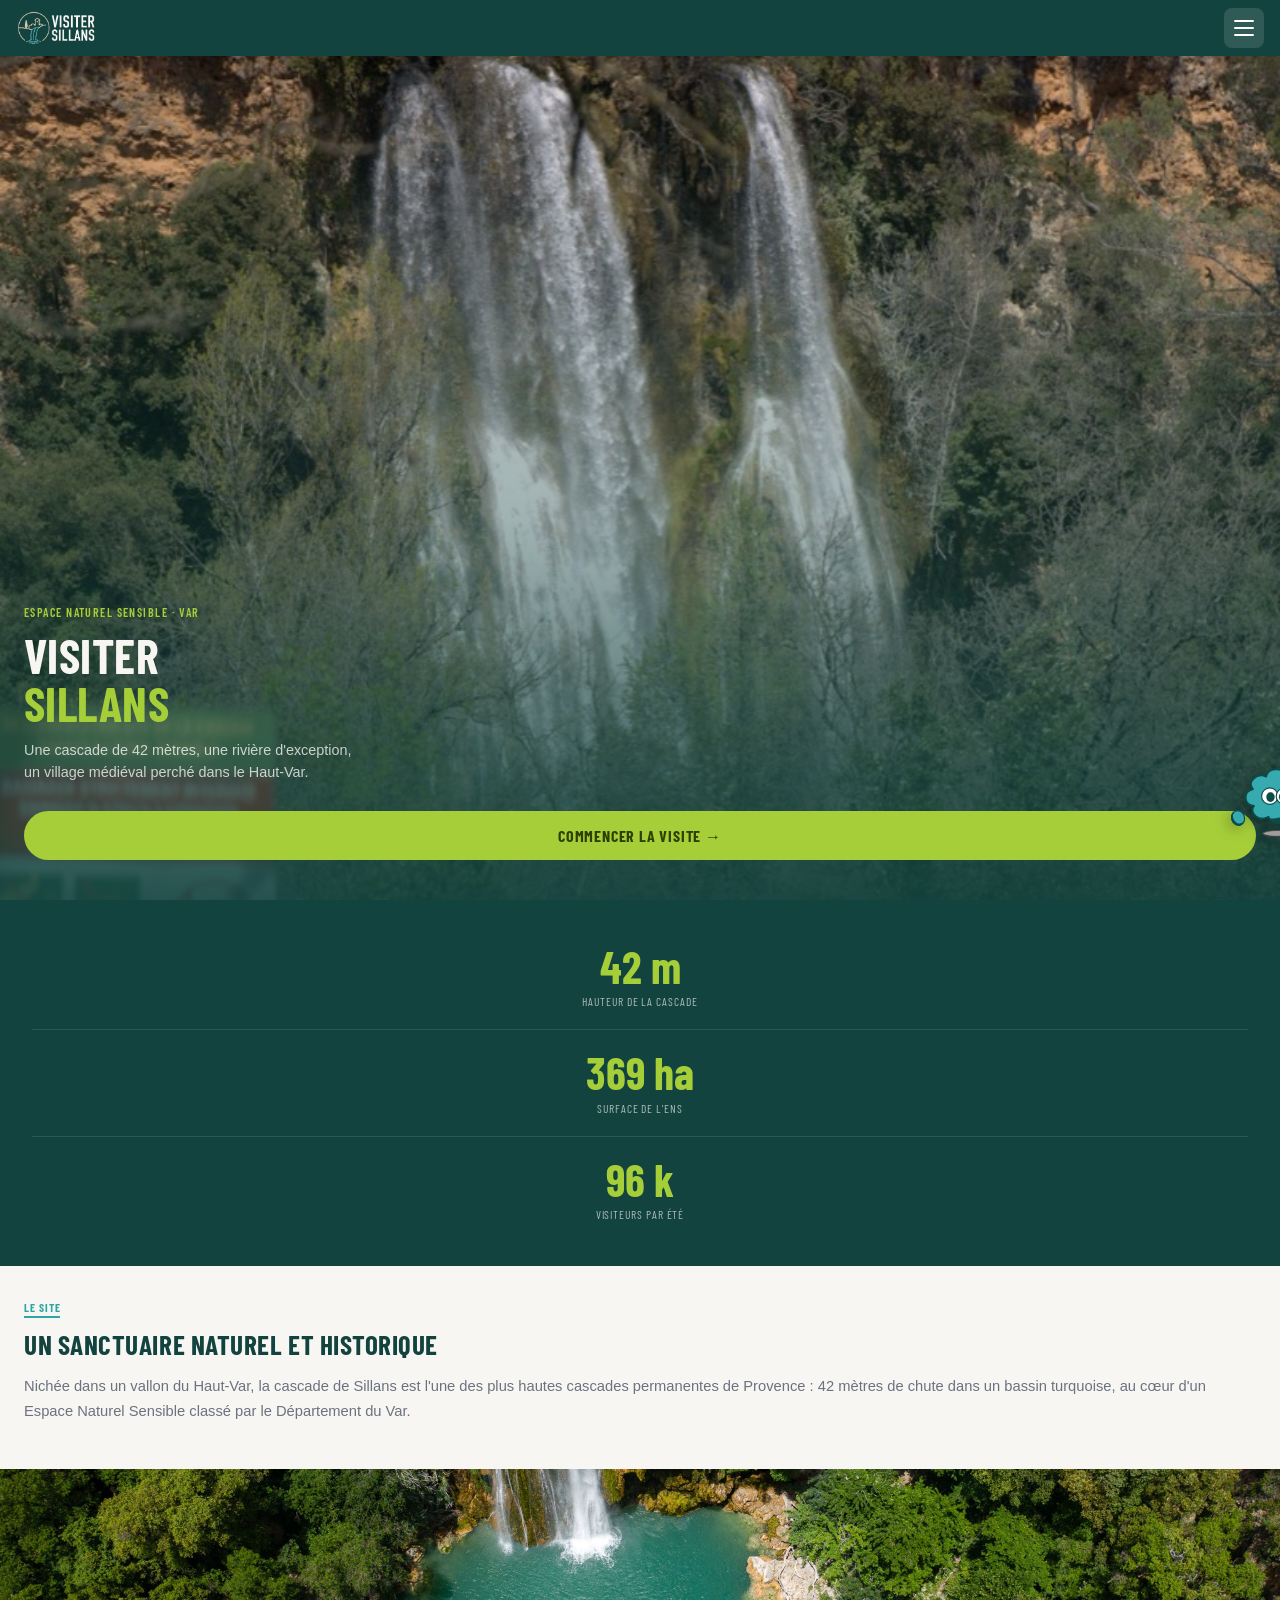
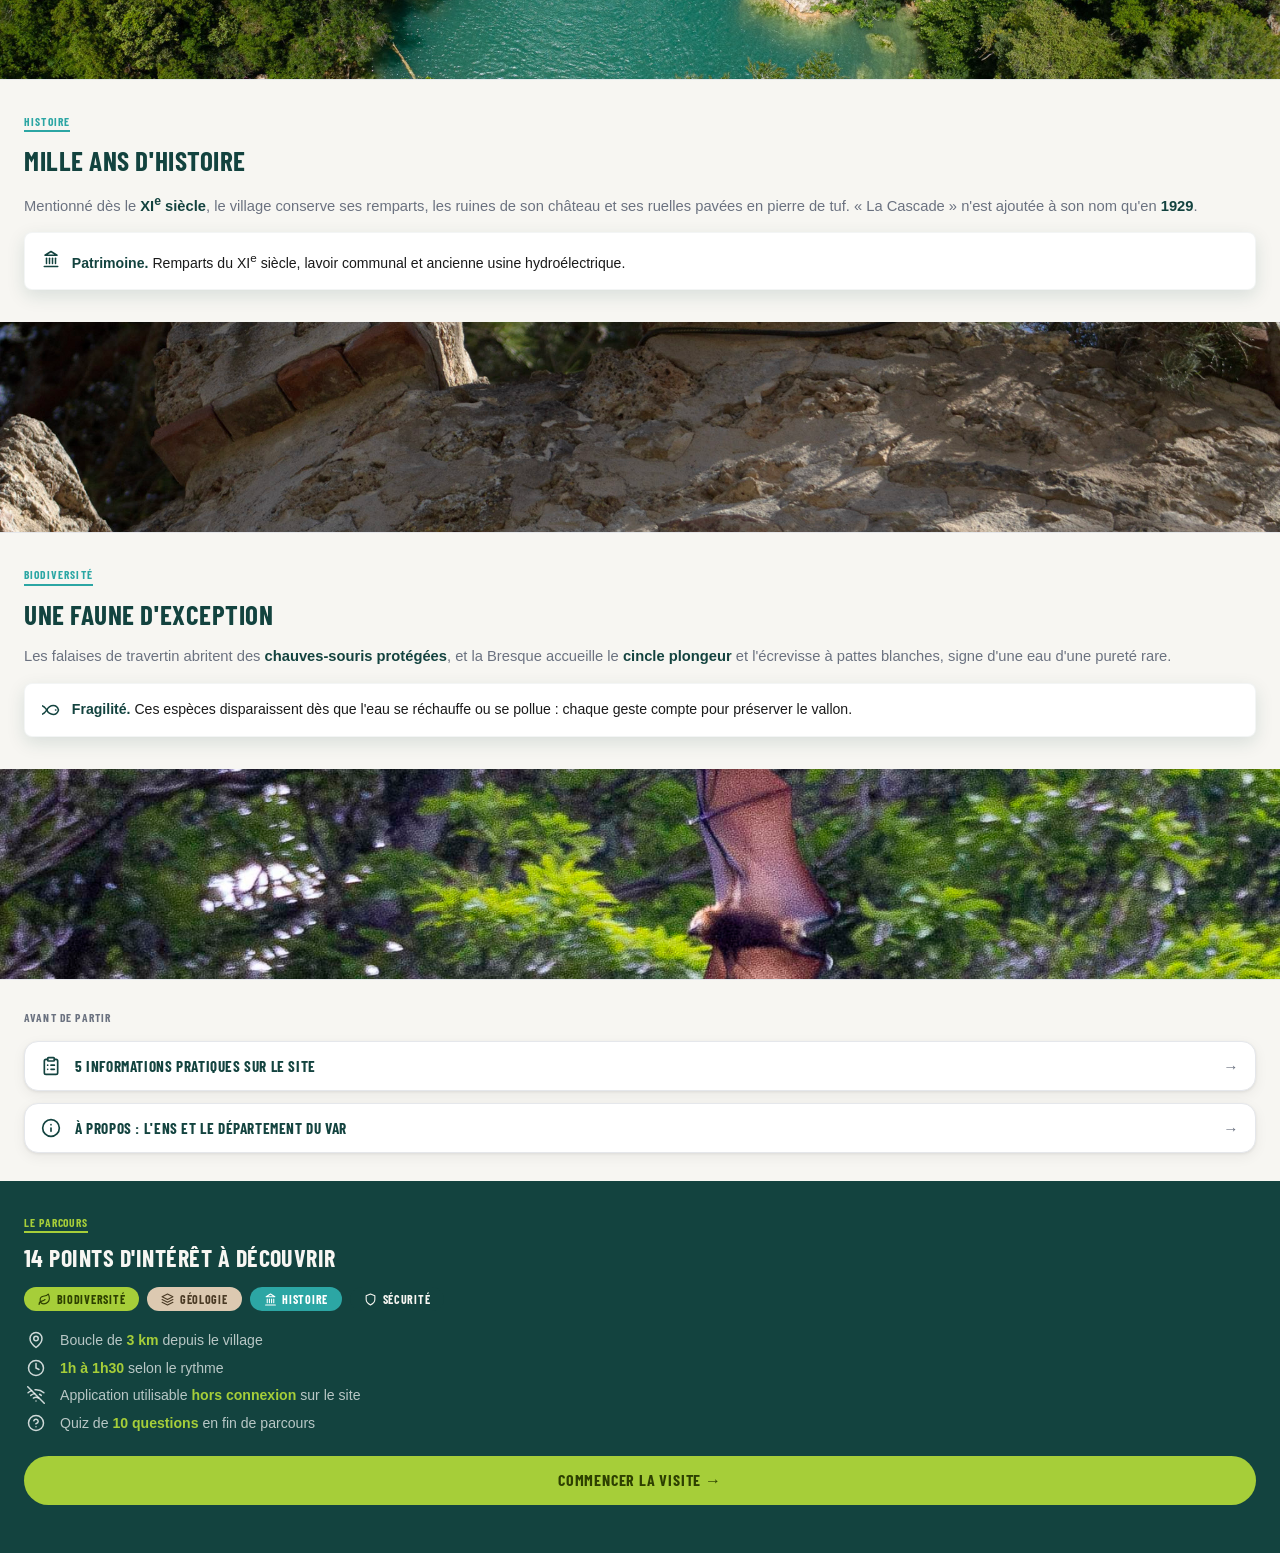
<file: index.html>
<!DOCTYPE html>
<html lang="fr">
<head>
  <meta charset="UTF-8">
  <meta name="viewport" content="width=device-width, initial-scale=1.0">
  <meta name="theme-color" content="#13433F">
  <link rel="icon" type="image/png" href="img/logo.png">
  <link rel="apple-touch-icon" href="img/logo.png">
  <link rel="manifest" href="manifest.json">
  <meta name="description" content="Explorez l'ENS de Sillans-la-Cascade : cascade de 42 mètres, biodiversité protégée, histoire médiévale. 14 points d'intérêt, carte GPS et quiz, le tout utilisable hors connexion.">
  <meta property="og:type" content="website">
  <meta property="og:title" content="Visiter Sillans-la-Cascade · ENS du Var">
  <meta property="og:description" content="Explorez la cascade de 42 mètres et les 14 points d'intérêt de l'ENS de Sillans-la-Cascade.">
  <meta property="og:image" content="https://singesinge.github.io/visiter-sillans/img/poi/poi-05.jpg">
  <meta property="og:locale" content="fr_FR">
  <title>Visiter Sillans-la-Cascade · ENS du Var</title>
  <link rel="stylesheet" href="css/style.css?v=25">
  <style>
    .skip-link { position: absolute; top: -100%; left: 1rem; background: var(--vert-profond); color: var(--blanc-casse); padding: 0.5rem 1rem; border-radius: 0 0 var(--radius-sm) var(--radius-sm); font-family: var(--font-titre); font-size: 0.9rem; font-weight: 700; text-transform: uppercase; z-index: 9999; text-decoration: none; transition: top 0.2s; }
    .skip-link:focus { top: 0; }
    html, body { margin: 0; overflow-x: hidden; }
    .hero { position: relative; width: 100%; height: calc(100dvh - var(--header-height)); min-height: 460px; overflow: hidden; display: flex; flex-direction: column; justify-content: flex-end; }
    .hero__photo { position: absolute; inset: 0; width: 100%; height: 100%; object-fit: cover; object-position: center 30%; }
    .hero::after { content: ''; position: absolute; inset: 0; background: linear-gradient(to top, rgba(19,67,63,0.92) 0%, rgba(19,67,63,0.4) 45%, rgba(0,0,0,0.15) 100%); }
    .hero__content { position: relative; z-index: 2; padding: 0 1.5rem 2.5rem; color: var(--blanc-casse); }
    .hero__label { font-family: var(--font-titre); font-size: 0.75rem; font-weight: 600; text-transform: uppercase; letter-spacing: 0.12em; color: var(--lime); margin-bottom: 0.5rem; }
    .hero__title { font-family: var(--font-titre); font-size: 3rem; font-weight: 700; text-transform: uppercase; line-height: 1; letter-spacing: 0.01em; margin-bottom: 0.75rem; }
    .hero__title span { color: var(--lime); display: block; }
    .hero__desc { font-size: 0.9rem; color: rgba(255,255,255,0.75); line-height: 1.55; max-width: 340px; margin-bottom: 1.75rem; }
    .hero__cta { display: inline-flex; align-items: center; gap: 0.6rem; background: var(--lime); color: #2d4000; font-family: var(--font-titre); font-size: 1rem; font-weight: 700; text-transform: uppercase; letter-spacing: 0.05em; padding: 0.9rem 1.75rem; border-radius: 999px; border: none; cursor: pointer; width: 100%; justify-content: center; transition: background 0.2s, transform 0.15s; }
    .hero__cta:active { transform: scale(0.98); }
    .hero__cta:hover { background: #b8dc3a; }
    .img-ph { display: flex; flex-direction: column; align-items: center; justify-content: center; gap: 0.35rem; text-align: center; min-height: 175px; padding: 1rem; background: repeating-linear-gradient(45deg, #e8efe8, #e8efe8 14px, #dfe8df 14px, #dfe8df 28px); border: 2px dashed rgba(19,67,63,0.28); color: rgba(19,67,63,0.55); font-family: var(--font-titre); font-size: 0.7rem; font-weight: 700; text-transform: uppercase; letter-spacing: 0.06em; line-height: 1.3; }
    .img-ph span { font-size: 0.86rem; font-weight: 600; text-transform: none; letter-spacing: 0; color: var(--vert-profond); }
    .img-ph::before { content: '\1F4F7'; font-size: 1.6rem; }
    .img-ph--wide { min-height: 210px; }
    .s-stats { background: var(--vert-profond); color: var(--blanc-casse); padding: 1.5rem 2rem; display: flex; flex-direction: column; align-items: center; gap: 0; }
    .stat { text-align: center; width: 100%; padding: 1.25rem 0; border-bottom: 1px solid rgba(255,255,255,0.1); }
    .stat:last-child { border-bottom: none; }
    .stat__num { font-family: var(--font-titre); font-size: 2.8rem; font-weight: 700; color: var(--lime); line-height: 1; display: block; }
    .stat__label { font-family: var(--font-titre); font-size: 0.72rem; text-transform: uppercase; letter-spacing: 0.08em; color: rgba(255,255,255,0.65); display: block; margin-top: 0.35rem; line-height: 1.3; }
    .s-intro { background: var(--blanc-casse); padding: 2rem 1.5rem; }
    .s-intro__tag { display: inline-block; font-family: var(--font-titre); font-size: 0.72rem; font-weight: 700; text-transform: uppercase; letter-spacing: 0.08em; color: var(--turquoise); border-bottom: 2px solid var(--turquoise); padding-bottom: 0.15rem; margin-bottom: 0.75rem; }
    .s-intro__title { font-family: var(--font-titre); font-size: 1.7rem; font-weight: 700; text-transform: uppercase; color: var(--vert-profond); line-height: 1.1; margin-bottom: 0.875rem; }
    .s-intro__text { font-size: 0.92rem; color: var(--gris); line-height: 1.65; margin-bottom: 0.875rem; }
    .s-circuit { background: var(--vert-profond); padding: 2rem 1.5rem 3rem; }
    .circuit-tag { display: inline-block; font-family: var(--font-titre); font-size: 0.72rem; font-weight: 700; text-transform: uppercase; letter-spacing: 0.08em; color: var(--lime); border-bottom: 2px solid var(--lime); padding-bottom: 0.15rem; margin-bottom: 0.75rem; }
    .circuit-title { font-family: var(--font-titre); font-size: 1.5rem; font-weight: 700; text-transform: uppercase; color: var(--blanc-casse); margin-bottom: 1rem; }
    .themes-list { display: flex; flex-wrap: wrap; gap: 0.5rem; margin-bottom: 1.25rem; }
    .circuit-info { display: flex; flex-direction: column; gap: 0.6rem; margin-bottom: 1.5rem; }
    .circuit-info__item { display: flex; align-items: center; gap: 0.75rem; font-size: 0.88rem; color: rgba(255,255,255,0.7); }
    .circuit-info__icon { width: 24px; flex-shrink: 0; display: inline-flex; align-items: center; justify-content: center; color: rgba(255,255,255,0.8); }
    .loading-overlay { display: none; position: fixed; top: 0; left: 0; width: 100vw; height: 100vh; background: var(--vert-profond); z-index: 1000; flex-direction: column; align-items: center; justify-content: center; padding: 2rem; text-align: center; color: var(--blanc-casse); box-sizing: border-box; }
    .loading-overlay.visible { display: flex; }
    .loading-logo__img { height: 80px; width: auto; }
    .loading-overlay p { opacity: 0.7; font-size: 0.9rem; margin-bottom: 2rem; }
    .loading-overlay .progress-bar-outer { width: 100%; max-width: 280px; }
    #dl-label { margin-top: 0.75rem; font-size: 0.8rem; opacity: 0.6; }

    /* === Vidéo intro === */
    .intro-modal {
      display: none; position: fixed; top: 0; left: 0;
      width: 100vw; height: 100vh;
      background: #000; z-index: 2000;
    }
    .intro-modal.visible { display: block; }
    .intro-video {
      position: absolute; top: 0; left: 0;
      width: 100%; height: 100%;
      object-fit: contain;
    }
    .intro-skip {
      position: absolute; top: 16px; right: 16px;
      background: rgba(0,0,0,0.55); backdrop-filter: blur(4px);
      color: #fff; border: 1.5px solid rgba(255,255,255,0.4);
      border-radius: 20px; padding: 8px 16px;
      font-family: var(--font-titre); font-size: 0.85rem; font-weight: 700;
      cursor: pointer; z-index: 10; letter-spacing: 0.04em;
      display: flex; align-items: center; gap: 6px;
      transition: background 0.15s;
    }
    .intro-skip:active { background: rgba(0,0,0,0.8); }
    .intro-sound { right: 110px; padding: 8px 12px; }
    .intro-timer {
      position: absolute; bottom: 24px; left: 50%; transform: translateX(-50%);
      width: 180px; height: 3px; background: rgba(255,255,255,0.25); border-radius: 2px;
    }
    .intro-timer__fill {
      height: 100%; background: #fff; border-radius: 2px; width: 0%;
      transition: width 0.25s linear;
    }
  </style>
</head>
<body>

<a class="skip-link" href="#contenu-principal">Aller au contenu principal</a>

<header class="app-header">
  <a href="index.html" class="app-header__logo" aria-label="Accueil, Visiter Sillans">
    <img src="img/logo-03.png" alt="Visiter Sillans"
         onerror="this.style.display='none'; this.nextElementSibling.style.display='inline'">
    <span class="app-header__logo-fallback">Visiter <strong>Sillans</strong></span>
  </a>
  <button class="burger-btn" id="burger-btn" aria-label="Ouvrir le menu" aria-expanded="false" aria-controls="nav-drawer">
    <span></span><span></span><span></span>
  </button>
</header>

<div class="nav-overlay" id="nav-overlay" aria-hidden="true"></div>
<nav class="nav-drawer" id="nav-drawer" aria-label="Menu principal">
  <div class="nav-drawer__header">
    <div style="flex:1;display:flex;align-items:center;">
      <img src="img/logo-03.png" alt="Visiter Sillans" style="height:34px;"
           onerror="this.style.display='none'; this.nextElementSibling.style.display='block'">
      <span class="nav-drawer__header-fallback">Visiter <strong>Sillans</strong></span>
    </div>
    <button class="nav-drawer__close" id="nav-close" aria-label="Fermer le menu">✕</button>
  </div>
  <p class="nav-drawer__section">Navigation</p>
  <ul class="nav-drawer__links">
    <li><a href="index.html" class="nav-drawer__item active" aria-current="page"><span class="nav-drawer__item-icon" aria-hidden="true"><svg width="20" height="20" viewBox="0 0 24 24" fill="none" stroke="currentColor" stroke-width="2" stroke-linecap="round" stroke-linejoin="round"><path d="m3 9 9-7 9 7v11a2 2 0 0 1-2 2H5a2 2 0 0 1-2-2z"/><polyline points="9 22 9 12 15 12 15 22"/></svg></span>Accueil</a></li>
    <li><a href="html/carte.html" class="nav-drawer__item"><span class="nav-drawer__item-icon" aria-hidden="true"><svg width="20" height="20" viewBox="0 0 24 24" fill="none" stroke="currentColor" stroke-width="2" stroke-linecap="round" stroke-linejoin="round"><polygon points="3 6 9 3 15 6 21 3 21 18 15 21 9 18 3 21"/><line x1="9" x2="9" y1="3" y2="18"/><line x1="15" x2="15" y1="6" y2="21"/></svg></span>Carte du parcours</a></li>
    <li><a href="html/regles.html" class="nav-drawer__item"><span class="nav-drawer__item-icon" aria-hidden="true"><svg width="20" height="20" viewBox="0 0 24 24" fill="none" stroke="currentColor" stroke-width="2" stroke-linecap="round" stroke-linejoin="round"><rect width="8" height="4" x="8" y="2" rx="1"/><path d="M16 4h2a2 2 0 0 1 2 2v14a2 2 0 0 1-2 2H6a2 2 0 0 1-2-2V6a2 2 0 0 1 2-2h2"/><path d="M12 11h4"/><path d="M12 16h4"/><path d="M8 11h.01"/><path d="M8 16h.01"/></svg></span>Règles de visite</a></li>
    <li><a href="html/qcm.html" class="nav-drawer__item"><span class="nav-drawer__item-icon" aria-hidden="true"><svg width="20" height="20" viewBox="0 0 24 24" fill="none" stroke="currentColor" stroke-width="2" stroke-linecap="round" stroke-linejoin="round"><circle cx="12" cy="12" r="10"/><path d="M9.09 9a3 3 0 0 1 5.83 1c0 2-3 3-3 3"/><path d="M12 17h.01"/></svg></span>Quiz</a></li>
    <li><a href="html/a-propos.html" class="nav-drawer__item"><span class="nav-drawer__item-icon" aria-hidden="true"><svg width="20" height="20" viewBox="0 0 24 24" fill="none" stroke="currentColor" stroke-width="2" stroke-linecap="round" stroke-linejoin="round"><circle cx="12" cy="12" r="10"/><path d="M12 16v-4"/><path d="M12 8h.01"/></svg></span>À propos</a></li>
  </ul>
  <div class="nav-drawer__footer">ENS · Département du Var</div>
</nav>

<section class="hero" aria-label="Présentation du site de Sillans-la-Cascade">
  <img class="hero__photo" src="img/poi/poi-05.jpg" alt="La cascade de Sillans-la-Cascade, 42 mètres, Var" onerror="this.style.display='none'">
  <div class="hero__content">
    <p class="hero__label">Espace Naturel Sensible · Var</p>
    <h1 class="hero__title">Visiter<span>Sillans</span></h1>
    <p class="hero__desc">Une cascade de 42 mètres, une rivière d'exception, un village médiéval perché dans le Haut-Var.</p>
    <button class="hero__cta" onclick="lancerVisite()" aria-label="Commencer la visite guidée">Commencer la visite →</button>
  </div>
</section>

<main id="contenu-principal">

  <section class="s-stats" aria-label="Chiffres clés">
    <div class="stat"><span class="stat__num">42 m</span><span class="stat__label">Hauteur de la cascade</span></div>
    <div class="stat"><span class="stat__num">369 ha</span><span class="stat__label">Surface de l'ENS</span></div>
    <div class="stat"><span class="stat__num">96 k</span><span class="stat__label">Visiteurs par été</span></div>
  </section>

  <section class="s-intro">
    <span class="s-intro__tag">Le site</span>
    <h2 class="s-intro__title">Un sanctuaire naturel et historique</h2>
    <p class="s-intro__text">Nichée dans un vallon du Haut-Var, la cascade de Sillans est l'une des plus hautes cascades permanentes de Provence : 42 mètres de chute dans un bassin turquoise, au cœur d'un Espace Naturel Sensible classé par le Département du Var.</p>
  </section>

  <section class="s-img-strip" aria-hidden="true">
    <img src="img/vuecomplete.jpg" alt="Vue d'ensemble du site" onerror="this.style.display='none'">
  </section>

  <section class="s-content s-content--alt" aria-label="Histoire">
    <span class="s-content__tag s-content__tag--histoire">Histoire</span>
    <h2 class="s-content__title">Mille ans d'histoire</h2>
    <p class="s-content__text">Mentionné dès le <strong>XI<sup>e</sup> siècle</strong>, le village conserve ses remparts, les ruines de son château et ses ruelles pavées en pierre de tuf. « La Cascade » n'est ajoutée à son nom qu'en <strong>1929</strong>.</p>
    <div class="s-content__fact">
      <span class="s-content__fact-icon" aria-hidden="true"><svg width="18" height="18" viewBox="0 0 24 24" fill="none" stroke="currentColor" stroke-width="2" stroke-linecap="round" stroke-linejoin="round"><line x1="3" x2="21" y1="22" y2="22"/><line x1="6" x2="6" y1="18" y2="11"/><line x1="10" x2="10" y1="18" y2="11"/><line x1="14" x2="14" y1="18" y2="11"/><line x1="18" x2="18" y1="18" y2="11"/><polygon points="12 2 20 7 4 7"/></svg></span>
      <p class="s-content__fact-text"><strong>Patrimoine.</strong> Remparts du XI<sup>e</sup> siècle, lavoir communal et ancienne usine hydroélectrique.</p>
    </div>
  </section>

  <section class="s-img-strip" aria-hidden="true">
    <img src="img/poi/poi-12.jpg" alt="Les remparts médiévaux de Sillans" onerror="this.style.display='none'">
  </section>

  <section class="s-content s-content--alt" aria-label="Faune et biodiversité">
    <span class="s-content__tag s-content__tag--faune">Biodiversité</span>
    <h2 class="s-content__title">Une faune d'exception</h2>
    <p class="s-content__text">Les falaises de travertin abritent des <strong>chauves-souris protégées</strong>, et la Bresque accueille le <strong>cincle plongeur</strong> et l'écrevisse à pattes blanches, signe d'une eau d'une pureté rare.</p>
    <div class="s-content__fact">
      <span class="s-content__fact-icon" aria-hidden="true"><svg width="18" height="18" viewBox="0 0 24 24" fill="none" stroke="currentColor" stroke-width="2" stroke-linecap="round" stroke-linejoin="round"><path d="M6.5 12c.94-3.46 4.94-6 8.5-6 3.56 0 6.06 2.54 7 6-.94 3.46-3.44 6-7 6s-7.56-2.54-8.5-6Z"/><path d="M18 12h.5"/><path d="m6.5 12-3 3.5c-.83.83-2 1.5-3 2"/><path d="m6.5 12-3-3.5c-.83-.83-2-1.5-3-2"/></svg></span>
      <p class="s-content__fact-text"><strong>Fragilité.</strong> Ces espèces disparaissent dès que l'eau se réchauffe ou se pollue : chaque geste compte pour préserver le vallon.</p>
    </div>
  </section>

  <section class="s-img-strip" aria-hidden="true">
    <img src="img/poi/poi-07.jpg" alt="Chauve-souris, espèce protégée du site" onerror="this.style.display='none'">
  </section>

  <section class="s-avant" aria-label="Avant la visite">
    <p class="s-avant__title">Avant de partir</p>
    <a href="html/regles.html" class="avant-link">
      <span class="avant-link__icon" aria-hidden="true"><svg width="20" height="20" viewBox="0 0 24 24" fill="none" stroke="currentColor" stroke-width="2" stroke-linecap="round" stroke-linejoin="round"><rect width="8" height="4" x="8" y="2" rx="1"/><path d="M16 4h2a2 2 0 0 1 2 2v14a2 2 0 0 1-2 2H6a2 2 0 0 1-2-2V6a2 2 0 0 1 2-2h2"/><path d="M12 11h4"/><path d="M12 16h4"/><path d="M8 11h.01"/><path d="M8 16h.01"/></svg></span>
      <span>5 informations pratiques sur le site</span>
      <span class="avant-link__arrow" aria-hidden="true">→</span>
    </a>
    <a href="html/a-propos.html" class="avant-link">
      <span class="avant-link__icon" aria-hidden="true"><svg width="20" height="20" viewBox="0 0 24 24" fill="none" stroke="currentColor" stroke-width="2" stroke-linecap="round" stroke-linejoin="round"><circle cx="12" cy="12" r="10"/><path d="M12 16v-4"/><path d="M12 8h.01"/></svg></span>
      <span>À propos : l'ENS et le Département du Var</span>
      <span class="avant-link__arrow" aria-hidden="true">→</span>
    </a>
  </section>

  <section class="s-circuit">
    <span class="circuit-tag">Le parcours</span>
    <h2 class="circuit-title">14 points d'intérêt à découvrir</h2>
    <div class="themes-list">
      <span class="badge-theme badge-biodiversite"><svg width="13" height="13" viewBox="0 0 24 24" fill="none" stroke="currentColor" stroke-width="2" stroke-linecap="round" stroke-linejoin="round"><path d="M11 20A7 7 0 0 1 9.8 6.1C15.5 5 17 4.48 19 2c1 2 2 4.18 2 8 0 5.5-4.78 10-10 10z"/><path d="M2 21c0-3 1.85-5.36 5.08-6C9.5 14.52 12 13 13 12"/></svg> Biodiversité</span>
      <span class="badge-theme badge-geologie"><svg width="13" height="13" viewBox="0 0 24 24" fill="none" stroke="currentColor" stroke-width="2" stroke-linecap="round" stroke-linejoin="round"><polygon points="12 2 2 7 12 12 22 7 12 2"/><polyline points="2 17 12 22 22 17"/><polyline points="2 12 12 17 22 12"/></svg> Géologie</span>
      <span class="badge-theme badge-histoire"><svg width="13" height="13" viewBox="0 0 24 24" fill="none" stroke="currentColor" stroke-width="2" stroke-linecap="round" stroke-linejoin="round"><line x1="3" x2="21" y1="22" y2="22"/><line x1="6" x2="6" y1="18" y2="11"/><line x1="10" x2="10" y1="18" y2="11"/><line x1="14" x2="14" y1="18" y2="11"/><line x1="18" x2="18" y1="18" y2="11"/><polygon points="12 2 20 7 4 7"/></svg> Histoire</span>
      <span class="badge-theme badge-securite"><svg width="13" height="13" viewBox="0 0 24 24" fill="none" stroke="currentColor" stroke-width="2" stroke-linecap="round" stroke-linejoin="round"><path d="M12 22s8-4 8-10V5l-8-3-8 3v7c0 6 8 10 8 10z"/></svg> Sécurité</span>
    </div>
    <ul class="circuit-info">
      <li class="circuit-info__item"><span class="circuit-info__icon" aria-hidden="true"><svg width="18" height="18" viewBox="0 0 24 24" fill="none" stroke="currentColor" stroke-width="2" stroke-linecap="round" stroke-linejoin="round"><path d="M20 10c0 6-8 12-8 12s-8-6-8-12a8 8 0 0 1 16 0Z"/><circle cx="12" cy="10" r="3"/></svg></span><span>Boucle de <span class="accent-lime">3 km</span> depuis le village</span></li>
      <li class="circuit-info__item"><span class="circuit-info__icon" aria-hidden="true"><svg width="18" height="18" viewBox="0 0 24 24" fill="none" stroke="currentColor" stroke-width="2" stroke-linecap="round" stroke-linejoin="round"><circle cx="12" cy="12" r="10"/><polyline points="12 6 12 12 16 14"/></svg></span><span><span class="accent-lime">1h à 1h30</span> selon le rythme</span></li>
      <li class="circuit-info__item"><span class="circuit-info__icon" aria-hidden="true"><svg width="18" height="18" viewBox="0 0 24 24" fill="none" stroke="currentColor" stroke-width="2" stroke-linecap="round" stroke-linejoin="round"><line x1="1" x2="23" y1="1" y2="23"/><path d="M16.72 11.06A10.94 10.94 0 0 1 19 12.55"/><path d="M5 12.55a10.94 10.94 0 0 1 5.17-2.39"/><path d="M10.71 5.05A16 16 0 0 1 22.56 9"/><path d="M1.42 9a15.91 15.91 0 0 1 4.7-2.88"/><path d="M8.53 16.11a6 6 0 0 1 6.95 0"/><line x1="12" x2="12.01" y1="20" y2="20"/></svg></span><span>Application utilisable <span class="accent-lime">hors connexion</span> sur le site</span></li>
      <li class="circuit-info__item"><span class="circuit-info__icon" aria-hidden="true"><svg width="18" height="18" viewBox="0 0 24 24" fill="none" stroke="currentColor" stroke-width="2" stroke-linecap="round" stroke-linejoin="round"><circle cx="12" cy="12" r="10"/><path d="M9.09 9a3 3 0 0 1 5.83 1c0 2-3 3-3 3"/><path d="M12 17h.01"/></svg></span><span>Quiz de <span class="accent-lime">10 questions</span> en fin de parcours</span></li>
    </ul>

    <div class="s-progress" id="home-progress" style="display:none;" aria-live="polite" aria-label="Progression du parcours">
      <div class="s-progress__label">
        <span>Votre progression</span>
        <span class="s-progress__count" id="progress-count">0/14</span>
      </div>
      <div class="s-progress__bar"><div class="s-progress__fill" id="progress-fill"></div></div>
    </div>

    <button class="hero__cta" onclick="lancerVisite()">Commencer la visite →</button>
  </section>

</main>

<!-- Mascotte fixe : ouvre l'overlay Accès & saisons -->
<button class="acces-fab" id="acces-fab" type="button" aria-label="Infos pratiques : accès et saisons" aria-haspopup="dialog" aria-expanded="false">
  <img src="img/mascotte-07.svg" alt="" aria-hidden="true" onerror="this.style.display='none'">
</button>

<div class="acces-overlay" id="acces-overlay" role="dialog" aria-modal="true" aria-label="Accès et saisons" hidden>
  <div class="acces-modal">
    <button class="acces-modal__close" id="acces-close" type="button" aria-label="Fermer">✕</button>
    <img class="acces-modal__img" src="img/parking.jpg" alt="Le parking à l'entrée du village" onerror="this.style.display='none'">
    <div class="acces-modal__body">
      <div class="acces-modal__head">
        <img class="acces-modal__mascotte" src="img/mascotte-07.svg" alt="" aria-hidden="true" onerror="this.style.display='none'">
        <div>
          <p class="acces-modal__eyebrow">On vous guide</p>
          <h2 class="acces-modal__title">Accès &amp; saisons</h2>
        </div>
      </div>
      <div class="s-acces__grid acces-modal__grid">
      <div class="s-acces__item"><span class="s-acces__icon" aria-hidden="true"><svg width="18" height="18" viewBox="0 0 24 24" fill="none" stroke="currentColor" stroke-width="2" stroke-linecap="round" stroke-linejoin="round"><rect width="18" height="18" x="3" y="3" rx="2"/><path d="M9 17V7h4a3 3 0 0 1 0 6H9"/></svg></span><span><span class="accent-lime">Parking gratuit</span> à l'entrée du village (D22)</span></div>
      <div class="s-acces__item"><span class="s-acces__icon" aria-hidden="true"><svg width="18" height="18" viewBox="0 0 24 24" fill="none" stroke="currentColor" stroke-width="2" stroke-linecap="round" stroke-linejoin="round"><rect width="18" height="18" x="3" y="4" rx="2" ry="2"/><line x1="16" x2="16" y1="2" y2="6"/><line x1="8" x2="8" y1="2" y2="6"/><line x1="3" x2="21" y1="10" y2="10"/></svg></span><span><span class="accent-lime">Printemps et automne</span> : débit optimal, moins de monde</span></div>
      <div class="s-acces__item"><span class="s-acces__icon" aria-hidden="true"><svg width="18" height="18" viewBox="0 0 24 24" fill="none" stroke="currentColor" stroke-width="2" stroke-linecap="round" stroke-linejoin="round"><circle cx="12" cy="5" r="1"/><path d="m9 20 3-6 3 6"/><path d="m6 8 6 2 3-3"/><path d="m9 12 6-1"/></svg></span><span><span class="accent-lime">Chaussures fermées</span>, eau recommandée</span></div>
      <div class="s-acces__item"><span class="s-acces__icon" aria-hidden="true"><svg width="18" height="18" viewBox="0 0 24 24" fill="none" stroke="currentColor" stroke-width="2" stroke-linecap="round" stroke-linejoin="round"><circle cx="12" cy="12" r="10"/><polyline points="12 6 12 12 16 14"/></svg></span><span><span class="accent-lime">15 min</span> à pied du village, <span class="accent-lime">1h30</span> de circuit</span></div>
      <div class="s-acces__item"><span class="s-acces__icon" aria-hidden="true"><svg width="18" height="18" viewBox="0 0 24 24" fill="none" stroke="currentColor" stroke-width="2" stroke-linecap="round" stroke-linejoin="round"><circle cx="11" cy="4" r="2"/><circle cx="18" cy="8" r="2"/><circle cx="20" cy="16" r="2"/><path d="M9 10a5 5 0 0 1 5 5v3.5a3.5 3.5 0 0 1-6.84 1.045Q6.52 17.48 4.46 16.84A3.5 3.5 0 0 1 5.5 10Z"/></svg></span><span>Chiens acceptés <span class="accent-lime">en laisse</span></span></div>
      <div class="s-acces__item"><span class="s-acces__icon" aria-hidden="true"><svg width="18" height="18" viewBox="0 0 24 24" fill="none" stroke="currentColor" stroke-width="2" stroke-linecap="round" stroke-linejoin="round"><line x1="1" x2="23" y1="1" y2="23"/><path d="M16.72 11.06A10.94 10.94 0 0 1 19 12.55"/><path d="M5 12.55a10.94 10.94 0 0 1 5.17-2.39"/><path d="M10.71 5.05A16 16 0 0 1 22.56 9"/><path d="M1.42 9a15.91 15.91 0 0 1 4.7-2.88"/><path d="M8.53 16.11a6 6 0 0 1 6.95 0"/><line x1="12" x2="12.01" y1="20" y2="20"/></svg></span><span>Peu de réseau dans la gorge : application <span class="accent-lime">hors connexion</span></span></div>
      </div>
    </div>
  </div>
</div>

<script>
(function(){
  var fab=document.getElementById("acces-fab"),ov=document.getElementById("acces-overlay"),cl=document.getElementById("acces-close");
  if(!fab||!ov)return;
  function open(){ov.hidden=false;requestAnimationFrame(function(){ov.classList.add("visible");});fab.setAttribute("aria-expanded","true");document.body.style.overflow="hidden";}
  function close(){ov.classList.remove("visible");fab.setAttribute("aria-expanded","false");document.body.style.overflow="";setTimeout(function(){ov.hidden=true;},300);}
  fab.addEventListener("click",open);
  cl&&cl.addEventListener("click",close);
  ov.addEventListener("click",function(e){if(e.target===ov)close();});
  document.addEventListener("keydown",function(e){if(e.key==="Escape"&&ov.classList.contains("visible"))close();});
})();
</script>

<div class="loading-overlay" id="loading-overlay" role="status" aria-live="polite">
  <div class="loading-logo">
    <img src="img/logo-03.png" alt="Visiter Sillans" class="loading-logo__img" onerror="this.style.display='none'">
  </div>
  <p>Préparation du contenu hors-ligne…</p>
  <div class="progress-bar-outer" role="progressbar" aria-valuemin="0" aria-valuemax="100" aria-valuenow="0" id="dl-progressbar">
    <div class="progress-bar-inner" id="dl-progress" style="transition: width 0.4s ease;"></div>
  </div>
  <div id="dl-label">Initialisation…</div>
</div>

<script src="js/progress.js"></script>
<script src="js/app.js"></script>
<script>
/* ─── Vidéo intro ──────────────────────────────────────────────────── */
var INTRO_KEY = 'sillans_intro_seen';

function showIntro() {
  return new Promise(function(resolve) {
    var modal     = document.getElementById('intro-modal');
    var video     = document.getElementById('intro-video');
    var skipBtn   = document.getElementById('intro-skip');
    var soundBtn  = document.getElementById('intro-sound');
    var iconOn    = document.getElementById('intro-sound-on');
    var iconOff   = document.getElementById('intro-sound-off');
    var timerFill = document.getElementById('intro-timer-fill');
    var raf;

    function refreshSoundBtn() {
      iconOn.style.display  = video.muted ? 'none' : '';
      iconOff.style.display = video.muted ? '' : 'none';
      soundBtn.setAttribute('aria-pressed', String(video.muted));
      soundBtn.setAttribute('aria-label', video.muted ? 'Activer le son' : 'Couper le son');
    }

    function closeIntro() {
      try { localStorage.setItem(INTRO_KEY, '1'); } catch(e) {}
      if (raf) cancelAnimationFrame(raf);
      video.pause();
      modal.classList.remove('visible');
      document.documentElement.style.overflow = '';
      document.body.style.overflow = '';
      resolve();
    }

    function tickTimer() {
      if (video.duration) {
        timerFill.style.width = (video.currentTime / video.duration * 100) + '%';
      }
      if (!video.ended) raf = requestAnimationFrame(tickTimer);
      else closeIntro();
    }

    modal.classList.add('visible');
    document.documentElement.style.overflow = 'hidden';
    document.body.style.overflow = 'hidden';
    video.currentTime = 0;
    // Son activé : le clic « Commencer la visite » est un geste utilisateur,
    // la lecture avec son est donc autorisée. Si le navigateur refuse quand
    // même, on repasse en muet pour que la vidéo démarre.
    video.muted = false;
    refreshSoundBtn();
    video.play().catch(function() {
      video.muted = true;
      refreshSoundBtn();
      video.play().catch(function() {});
    });
    raf = requestAnimationFrame(tickTimer);
    soundBtn.onclick = function() {
      video.muted = !video.muted;
      refreshSoundBtn();
    };
    skipBtn.onclick = closeIntro;
    video.addEventListener('ended', closeIntro, { once: true });
  });
}

/* ─── Lancer la visite ─────────────────────────────────────────────── */
async function lancerVisite() {
  // 1. Vidéo intro au premier lancement uniquement
  try {
    if (!localStorage.getItem(INTRO_KEY)) await showIntro();
  } catch(e) {}

  // 2. Écran de chargement
  var overlay   = document.getElementById('loading-overlay');
  var bar       = document.getElementById('dl-progress');
  var pbEl      = document.getElementById('dl-progressbar');
  var label     = document.getElementById('dl-label');

  overlay.classList.add('visible');

  function setProgress(pct, txt) {
    bar.style.width = Math.min(100, pct) + '%';
    pbEl.setAttribute('aria-valuenow', Math.round(pct));
    if (txt) label.textContent = txt;
  }

  function goToApp() {
    setProgress(100, '✓ Prêt pour la visite !');
    setTimeout(function() { window.location.href = 'html/regles.html'; }, 700);
  }

  // ── Étape 0 : enregistrer le Service Worker AVANT de remplir le cache.
  //   Il pré-cache l'app shell (HTML/CSS/JS/carte/données) et possède les
  //   buckets de cache ; on écrit ensuite dans le même espace pour que tout
  //   survive (le SW purge les anciens caches à l'activation).
  if ('serviceWorker' in navigator) {
    try {
      setProgress(4, 'Préparation hors-ligne…');
      await navigator.serviceWorker.register('sw.js');
      await navigator.serviceWorker.ready;
    } catch(e) {}
  }

  // Pas de Cache API → aller directement (le SW gère le reste s'il existe)
  if (!('caches' in window)) { setTimeout(goToApp, 400); return; }

  try {
    // Cache média persistant (photos + audio), conservé d'une version à l'autre.
    var media = await caches.open('visiter-sillans-media');

    var POI_TOTAL   = 14;
    var TOTAL_FILES = POI_TOTAL * 2; // 14 photos + 14 audios
    var done = 0, missing = 0;

    async function cacheFile(url) {
      try {
        var hit = await media.match(url);            // déjà en cache → on saute (idempotent)
        if (!hit) {
          var resp = await fetch(url, { cache: 'reload' });
          if (resp.ok) await media.put(url, resp);
          else missing++;
        }
      } catch(e) { missing++; }
      done++;
      // 6 % → 94 % répartis sur les 28 fichiers
      setProgress(6 + (done / TOTAL_FILES) * 88,
        'Téléchargement ' + done + ' / ' + TOTAL_FILES
        + (missing > 0 ? ' (' + missing + ' manquant' + (missing > 1 ? 's' : '') + ')' : '') + '…');
    }

    // ── Photos des 14 POI ───────────────────────────────────────────
    for (var i = 1; i <= POI_TOTAL; i++) {
      await cacheFile('img/poi/poi-' + String(i).padStart(2, '0') + '.jpg');
    }
    // ── Narrations audio des 14 POI ─────────────────────────────────
    for (var j = 1; j <= POI_TOTAL; j++) {
      await cacheFile('audio/poi-' + String(j).padStart(2, '0') + '.mp3');
    }

    setProgress(96, 'Finalisation…');
    goToApp();

  } catch(e) {
    // Fallback silencieux si le cache échoue
    setTimeout(goToApp, 400);
  }
}
</script>
<script src="js/transitions.js"></script>
<script>
// Afficher la progression si des POI ont déjà été visités
try {
  var _n = nbVisites();
  if (_n > 0) {
    var _el = document.getElementById('home-progress');
    if (_el) {
      _el.style.display = '';
      document.getElementById('progress-count').textContent = _n + '/14';
      setTimeout(function() {
        document.getElementById('progress-fill').style.width = Math.round(_n / 14 * 100) + '%';
      }, 100);
    }
  }
} catch(e) {}
</script>

<!-- ===== VIDÉO INTRO ===== -->
<div id="intro-modal" class="intro-modal" aria-label="Vidéo de présentation" role="dialog">
  <video id="intro-video" class="intro-video"
    playsinline webkit-playsinline>
    <source src="https://media.githubusercontent.com/media/singesinge/visiter-sillans/main/video/intro.mp4" type="video/mp4">
    <source src="video/intro.mp4" type="video/mp4">
  </video>
  <button id="intro-sound" class="intro-skip intro-sound" aria-label="Couper le son" aria-pressed="false">
    <svg id="intro-sound-on" width="16" height="16" viewBox="0 0 24 24" fill="none" stroke="currentColor" stroke-width="2.5" stroke-linecap="round" stroke-linejoin="round"><polygon points="11 5 6 9 2 9 2 15 6 15 11 19 11 5"/><path d="M15.54 8.46a5 5 0 0 1 0 7.07"/><path d="M19.07 4.93a10 10 0 0 1 0 14.14"/></svg>
    <svg id="intro-sound-off" width="16" height="16" viewBox="0 0 24 24" fill="none" stroke="currentColor" stroke-width="2.5" stroke-linecap="round" stroke-linejoin="round" style="display:none"><polygon points="11 5 6 9 2 9 2 15 6 15 11 19 11 5"/><line x1="23" y1="9" x2="17" y2="15"/><line x1="17" y1="9" x2="23" y2="15"/></svg>
  </button>
  <button id="intro-skip" class="intro-skip" aria-label="Passer la vidéo">
    Passer
    <svg width="14" height="14" viewBox="0 0 24 24" fill="none" stroke="currentColor" stroke-width="2.5" stroke-linecap="round" stroke-linejoin="round"><polyline points="9 18 15 12 9 6"/></svg>
  </button>
  <div class="intro-timer"><div id="intro-timer-fill" class="intro-timer__fill"></div></div>
</div>

</body>
</html>
</file>
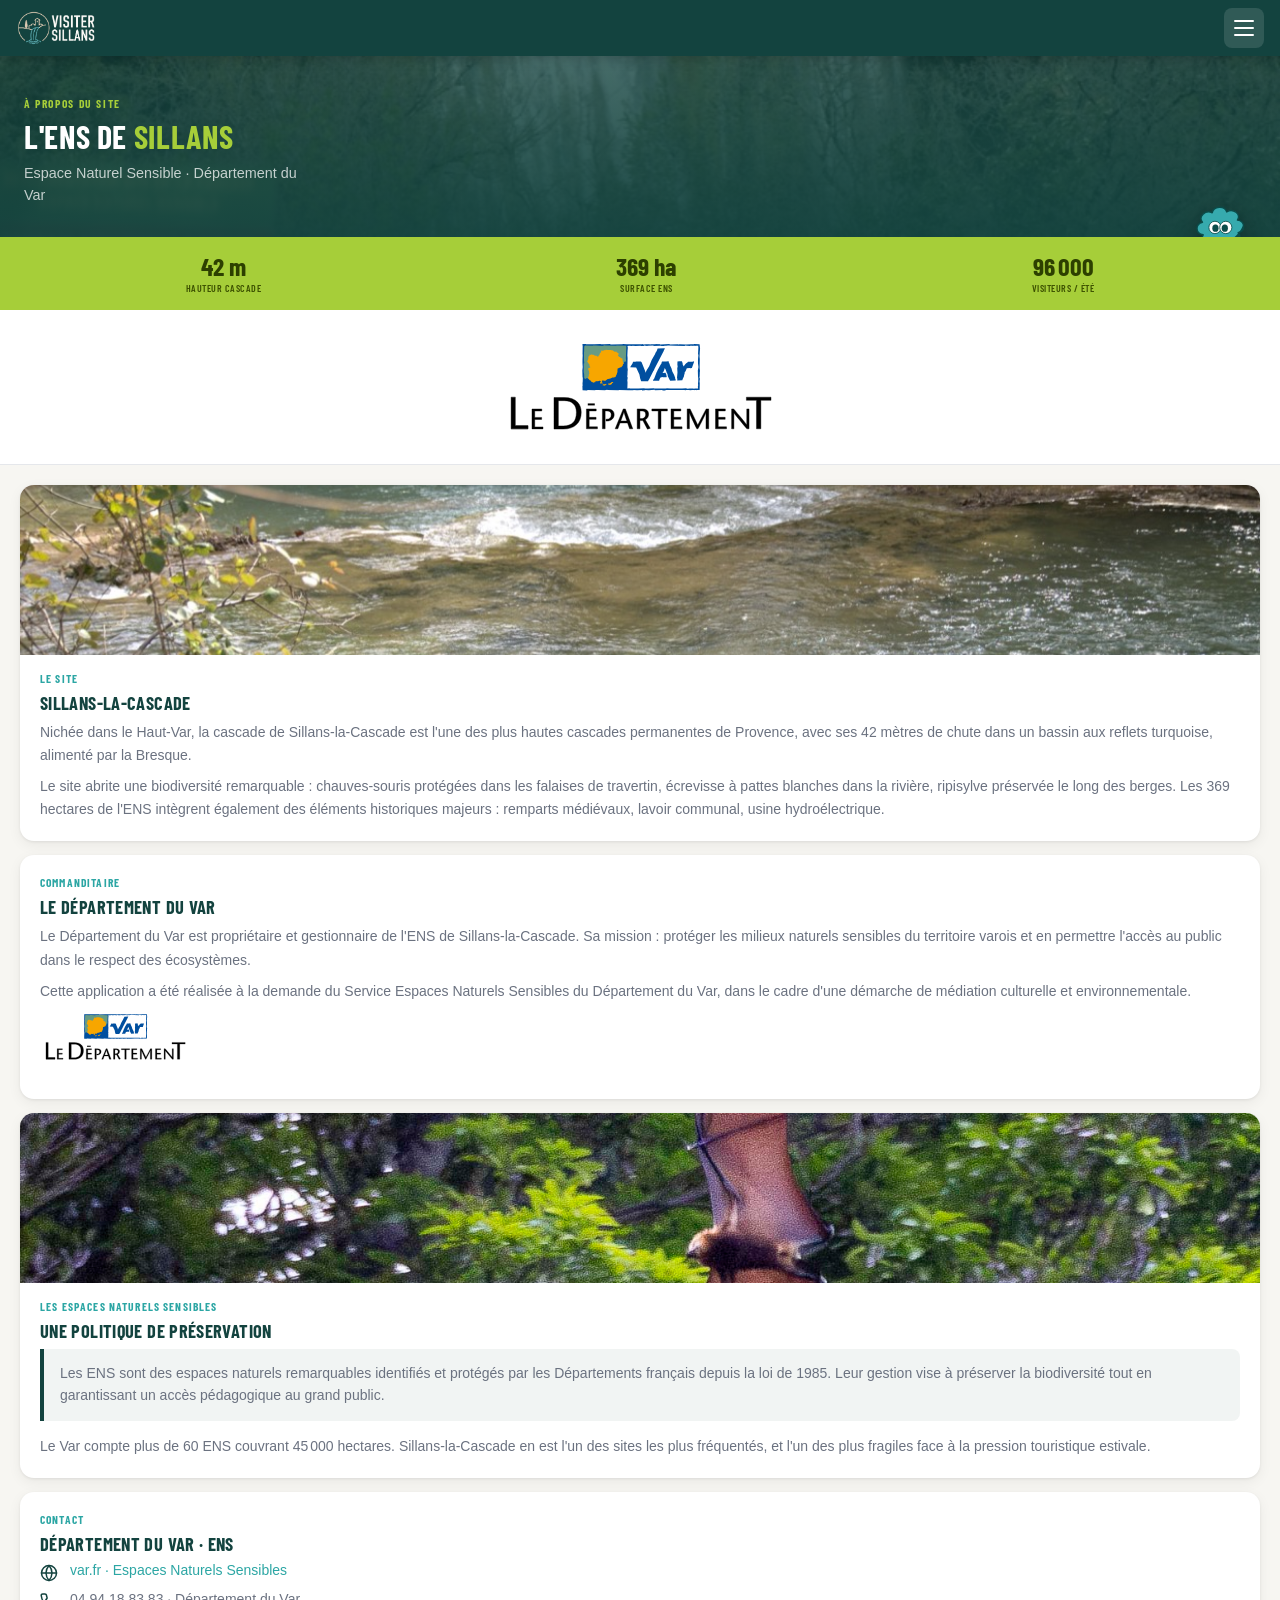
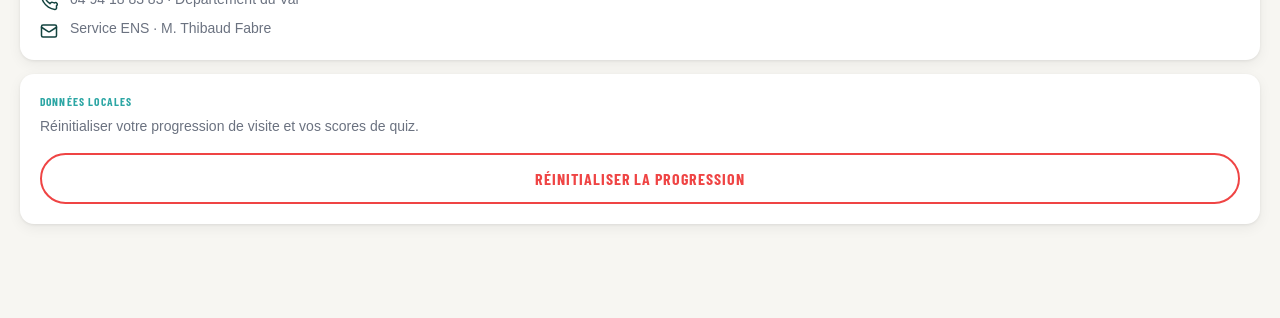
<file: html/a-propos.html>
<!DOCTYPE html>
<html lang="fr">
<head>
  <meta charset="UTF-8">
  <meta name="viewport" content="width=device-width, initial-scale=1.0">
  <meta name="theme-color" content="#13433F">
  <meta name="description" content="L'ENS de Sillans-la-Cascade, géré par le Département du Var.">
  <link rel="icon" type="image/png" href="../img/logo.png">
  <link rel="manifest" href="../manifest.json">
  <title>À propos · Visiter Sillans-la-Cascade</title>
  <link rel="stylesheet" href="../css/style.css?v=25">
  <style>
    /* Photo en tête de carte (bord à bord) */
    .info-photo { width: calc(100% + 2.5rem); max-width: none; margin: -1.25rem -1.25rem 1rem; height: 170px; object-fit: cover; display: block; border-radius: var(--radius) var(--radius) 0 0; background: var(--gris-clair); }
    .dept-logo { display: block; width: 150px; max-width: 60%; height: auto; margin: 0.25rem 0 1rem; }
    /* Logo du Département du Var */
    /* Bandeau logo Département du Var (en gros) */
    .dept-banner { background: #fff; padding: 1.75rem 1.5rem; display: flex; justify-content: center; align-items: center; border-bottom: 1px solid var(--gris-clair); }
    .dept-banner img { width: 100%; max-width: 280px; height: auto; display: block; }
    .info-section p strong { color: var(--vert-profond); }
    .stat-band { background: var(--lime); display: flex; justify-content: space-around; padding: 1rem 0.5rem; }
    .stat-band__item { text-align: center; }
    .stat-band__num { display: block; font-family: var(--font-titre); font-size: 1.6rem; font-weight: 700; color: #2d4000; line-height: 1; }
    .stat-band__lbl { display: block; font-family: var(--font-titre); font-size: 0.62rem; font-weight: 600; text-transform: uppercase; letter-spacing: 0.05em; color: #3d5200; margin-top: 0.2rem; }
    .info-section { background: white; border-radius: var(--radius); padding: 1.25rem; margin-bottom: 0.875rem; box-shadow: var(--shadow); }
    .info-section__label { font-family: var(--font-titre); font-size: 0.72rem; font-weight: 700; text-transform: uppercase; letter-spacing: 0.1em; color: var(--turquoise); margin-bottom: 0.5rem; display: block; }
    .info-section__title { font-family: var(--font-titre); font-size: 1.15rem; font-weight: 700; text-transform: uppercase; color: var(--vert-profond); margin-bottom: 0.5rem; }
    .info-section p { font-size: 0.875rem; color: var(--gris); line-height: 1.65; margin-bottom: 0.5rem; }
    .info-section p:last-child { margin-bottom: 0; }
    .contact-list { list-style: none; display: flex; flex-direction: column; gap: 0.6rem; margin-top: 0.5rem; }
    .contact-list li { display: flex; align-items: flex-start; gap: 0.75rem; font-size: 0.875rem; color: var(--gris); }
    .contact-list__icon { flex-shrink: 0; margin-top: 0.1rem; display: inline-flex; align-items: center; color: var(--vert-profond); }
    .contact-list a { color: var(--turquoise); }
    .regle-bande { background: rgba(19,67,63,0.06); border-left: 4px solid var(--vert-profond); border-radius: 0 var(--radius-sm) var(--radius-sm) 0; padding: 0.875rem 1rem; margin-bottom: 0.875rem; font-size: 0.875rem; color: var(--gris); line-height: 1.55; }
  </style>
</head>
<body>

<header class="app-header">
  <a href="../index.html" class="app-header__logo" aria-label="Retour à l'accueil">
    <img src="../img/logo-03.png" alt="Visiter Sillans"
         onerror="this.style.display='none'; this.nextElementSibling.style.display='inline'">
    <span class="app-header__logo-fallback">Visiter <strong>Sillans</strong></span>
  </a>
  <button class="burger-btn" id="burger-btn" aria-label="Ouvrir le menu" aria-expanded="false" aria-controls="nav-drawer">
    <span></span><span></span><span></span>
  </button>
</header>

<div class="nav-overlay" id="nav-overlay" aria-hidden="true"></div>
<nav class="nav-drawer" id="nav-drawer" aria-label="Menu principal">
  <div class="nav-drawer__header">
    <div style="flex:1;display:flex;align-items:center;">
      <img src="../img/logo-03.png" alt="Visiter Sillans" style="height:34px;"
           onerror="this.style.display='none'; this.nextElementSibling.style.display='block'">
      <span class="nav-drawer__header-fallback">Visiter <strong>Sillans</strong></span>
    </div>
    <button class="nav-drawer__close" id="nav-close" aria-label="Fermer le menu">✕</button>
  </div>
  <p class="nav-drawer__section">Navigation</p>
  <ul class="nav-drawer__links">
    <li><a href="../index.html" class="nav-drawer__item"><span class="nav-drawer__item-icon" aria-hidden="true"><svg width="20" height="20" viewBox="0 0 24 24" fill="none" stroke="currentColor" stroke-width="2" stroke-linecap="round" stroke-linejoin="round"><path d="m3 9 9-7 9 7v11a2 2 0 0 1-2 2H5a2 2 0 0 1-2-2z"/><polyline points="9 22 9 12 15 12 15 22"/></svg></span>Accueil</a></li>
    <li><a href="carte.html" class="nav-drawer__item"><span class="nav-drawer__item-icon" aria-hidden="true"><svg width="20" height="20" viewBox="0 0 24 24" fill="none" stroke="currentColor" stroke-width="2" stroke-linecap="round" stroke-linejoin="round"><polygon points="3 6 9 3 15 6 21 3 21 18 15 21 9 18 3 21"/><line x1="9" x2="9" y1="3" y2="18"/><line x1="15" x2="15" y1="6" y2="21"/></svg></span>Carte du parcours</a></li>
    <li><a href="regles.html" class="nav-drawer__item"><span class="nav-drawer__item-icon" aria-hidden="true"><svg width="20" height="20" viewBox="0 0 24 24" fill="none" stroke="currentColor" stroke-width="2" stroke-linecap="round" stroke-linejoin="round"><rect width="8" height="4" x="8" y="2" rx="1"/><path d="M16 4h2a2 2 0 0 1 2 2v14a2 2 0 0 1-2 2H6a2 2 0 0 1-2-2V6a2 2 0 0 1 2-2h2"/><path d="M12 11h4"/><path d="M12 16h4"/><path d="M8 11h.01"/><path d="M8 16h.01"/></svg></span>Règles de visite</a></li>
    <li><a href="qcm.html" class="nav-drawer__item"><span class="nav-drawer__item-icon" aria-hidden="true"><svg width="20" height="20" viewBox="0 0 24 24" fill="none" stroke="currentColor" stroke-width="2" stroke-linecap="round" stroke-linejoin="round"><circle cx="12" cy="12" r="10"/><path d="M9.09 9a3 3 0 0 1 5.83 1c0 2-3 3-3 3"/><path d="M12 17h.01"/></svg></span>Quiz</a></li>
    <li><a href="a-propos.html" class="nav-drawer__item active" aria-current="page"><span class="nav-drawer__item-icon" aria-hidden="true"><svg width="20" height="20" viewBox="0 0 24 24" fill="none" stroke="currentColor" stroke-width="2" stroke-linecap="round" stroke-linejoin="round"><circle cx="12" cy="12" r="10"/><path d="M12 16v-4"/><path d="M12 8h.01"/></svg></span>À propos</a></li>
  </ul>
  <div class="nav-drawer__footer">ENS · Département du Var</div>
</nav>

<main class="apropos-body animate-in">

  <div class="hero-peek">
  <div class="page-hero">
    <img class="page-hero__bg" src="../img/poi/poi-05.jpg" alt="" aria-hidden="true">
    <p class="page-hero__eyebrow">À propos du site</p>
    <h1 class="page-hero__title">L'ENS de <span>Sillans</span></h1>
    <p class="page-hero__sub">Espace Naturel Sensible · Département du Var</p>
  </div>

  <img class="hero-peek__mascotte" src="../img/mascotte-07.svg" alt="" aria-hidden="true" onerror="this.style.display='none'">

  <div class="stat-band" role="region" aria-label="Chiffres clés">
    <div class="stat-band__item"><span class="stat-band__num">42 m</span><span class="stat-band__lbl">Hauteur cascade</span></div>
    <div class="stat-band__item"><span class="stat-band__num">369 ha</span><span class="stat-band__lbl">Surface ENS</span></div>
    <div class="stat-band__item"><span class="stat-band__num">96 000</span><span class="stat-band__lbl">Visiteurs / été</span></div>
  </div>

  </div>

  <section class="dept-banner" aria-label="Département du Var">
    <img src="../img/logodeptvar.svg" alt="Département du Var" onerror="this.style.display='none'">
  </section>

  <div class="apropos-content">

    <div class="info-section">
      <img class="info-photo" src="../img/poi/poi-09.jpg" alt="La Bresque, rivière du site" onerror="this.style.display='none'">
      <span class="info-section__label">Le site</span>
      <h2 class="info-section__title">Sillans-la-Cascade</h2>
      <p>Nichée dans le Haut-Var, la cascade de Sillans-la-Cascade est l'une des plus hautes cascades permanentes de Provence, avec ses 42 mètres de chute dans un bassin aux reflets turquoise, alimenté par la Bresque.</p>
      <p>Le site abrite une biodiversité remarquable : chauves-souris protégées dans les falaises de travertin, écrevisse à pattes blanches dans la rivière, ripisylve préservée le long des berges. Les 369 hectares de l'ENS intègrent également des éléments historiques majeurs : remparts médiévaux, lavoir communal, usine hydroélectrique.</p>
    </div>

    <div class="info-section">
      <span class="info-section__label">Commanditaire</span>
      <h2 class="info-section__title">Le Département du Var</h2>
      <p>Le Département du Var est propriétaire et gestionnaire de l'ENS de Sillans-la-Cascade. Sa mission : protéger les milieux naturels sensibles du territoire varois et en permettre l'accès au public dans le respect des écosystèmes.</p>
      <p>Cette application a été réalisée à la demande du Service Espaces Naturels Sensibles du Département du Var, dans le cadre d'une démarche de médiation culturelle et environnementale.</p>
      <img class="dept-logo" src="../img/logodeptvar.svg" alt="Logo du Département du Var" onerror="this.style.display='none'">
    </div>

    <div class="info-section">
      <img class="info-photo" src="../img/poi/poi-07.jpg" alt="Les falaises de travertin, refuge des chauves-souris" onerror="this.style.display='none'">
      <span class="info-section__label">Les Espaces Naturels Sensibles</span>
      <h2 class="info-section__title">Une politique de préservation</h2>
      <div class="regle-bande">Les ENS sont des espaces naturels remarquables identifiés et protégés par les Départements français depuis la loi de 1985. Leur gestion vise à préserver la biodiversité tout en garantissant un accès pédagogique au grand public.</div>
      <p>Le Var compte plus de 60 ENS couvrant 45 000 hectares. Sillans-la-Cascade en est l'un des sites les plus fréquentés, et l'un des plus fragiles face à la pression touristique estivale.</p>
    </div>

    <div class="info-section">
      <span class="info-section__label">Contact</span>
      <h2 class="info-section__title">Département du Var · ENS</h2>
      <ul class="contact-list">
        <li><span class="contact-list__icon" aria-hidden="true"><svg width="18" height="18" viewBox="0 0 24 24" fill="none" stroke="currentColor" stroke-width="2" stroke-linecap="round" stroke-linejoin="round"><circle cx="12" cy="12" r="10"/><line x1="2" x2="22" y1="12" y2="12"/><path d="M12 2a15.3 15.3 0 0 1 4 10 15.3 15.3 0 0 1-4 10 15.3 15.3 0 0 1-4-10 15.3 15.3 0 0 1 4-10z"/></svg></span><a href="https://www.var.fr/nature-environnement/espaces-naturels" target="_blank" rel="noopener noreferrer">var.fr · Espaces Naturels Sensibles</a></li>
        <li><span class="contact-list__icon" aria-hidden="true"><svg width="18" height="18" viewBox="0 0 24 24" fill="none" stroke="currentColor" stroke-width="2" stroke-linecap="round" stroke-linejoin="round"><path d="M22 16.92v3a2 2 0 0 1-2.18 2 19.79 19.79 0 0 1-8.63-3.07A19.5 19.5 0 0 1 4.69 12a19.79 19.79 0 0 1-3.07-8.67A2 2 0 0 1 3.6 1.18h3a2 2 0 0 1 2 1.72c.127.96.361 1.903.7 2.81a2 2 0 0 1-.45 2.11L7.91 8.84a16 16 0 0 0 5.33 5.33l1.22-1.22a2 2 0 0 1 2.11-.45c.907.339 1.85.573 2.81.7A2 2 0 0 1 22 16.92z"/></svg></span><span>04 94 18 83 83 · Département du Var</span></li>
        <li><span class="contact-list__icon" aria-hidden="true"><svg width="18" height="18" viewBox="0 0 24 24" fill="none" stroke="currentColor" stroke-width="2" stroke-linecap="round" stroke-linejoin="round"><rect width="20" height="16" x="2" y="4" rx="2"/><path d="m22 7-8.97 5.7a1.94 1.94 0 0 1-2.06 0L2 7"/></svg></span><span>Service ENS · M. Thibaud Fabre</span></li>
      </ul>
    </div>

    <div class="info-section">
      <span class="info-section__label">Données locales</span>
      <p style="font-size:0.875rem;color:var(--gris);margin-bottom:1rem;line-height:1.5;">Réinitialiser votre progression de visite et vos scores de quiz.</p>
      <button class="btn btn-ghost btn-full" onclick="confirmerReset()" style="border-color:#EF4444;color:#EF4444;border-radius:999px;">
        Réinitialiser la progression
      </button>
    </div>

  </div>
</main>

<script src="../js/progress.js"></script>
<script src="../js/app.js"></script>
<script src="../js/transitions.js"></script>
<script>
  function confirmerReset() {
    if (confirm('Réinitialiser toute votre progression ? Cette action est irréversible.')) {
      resetProgression();
      alert('Progression réinitialisée.');
    }
  }
</script>
</body>
</html>
</file>
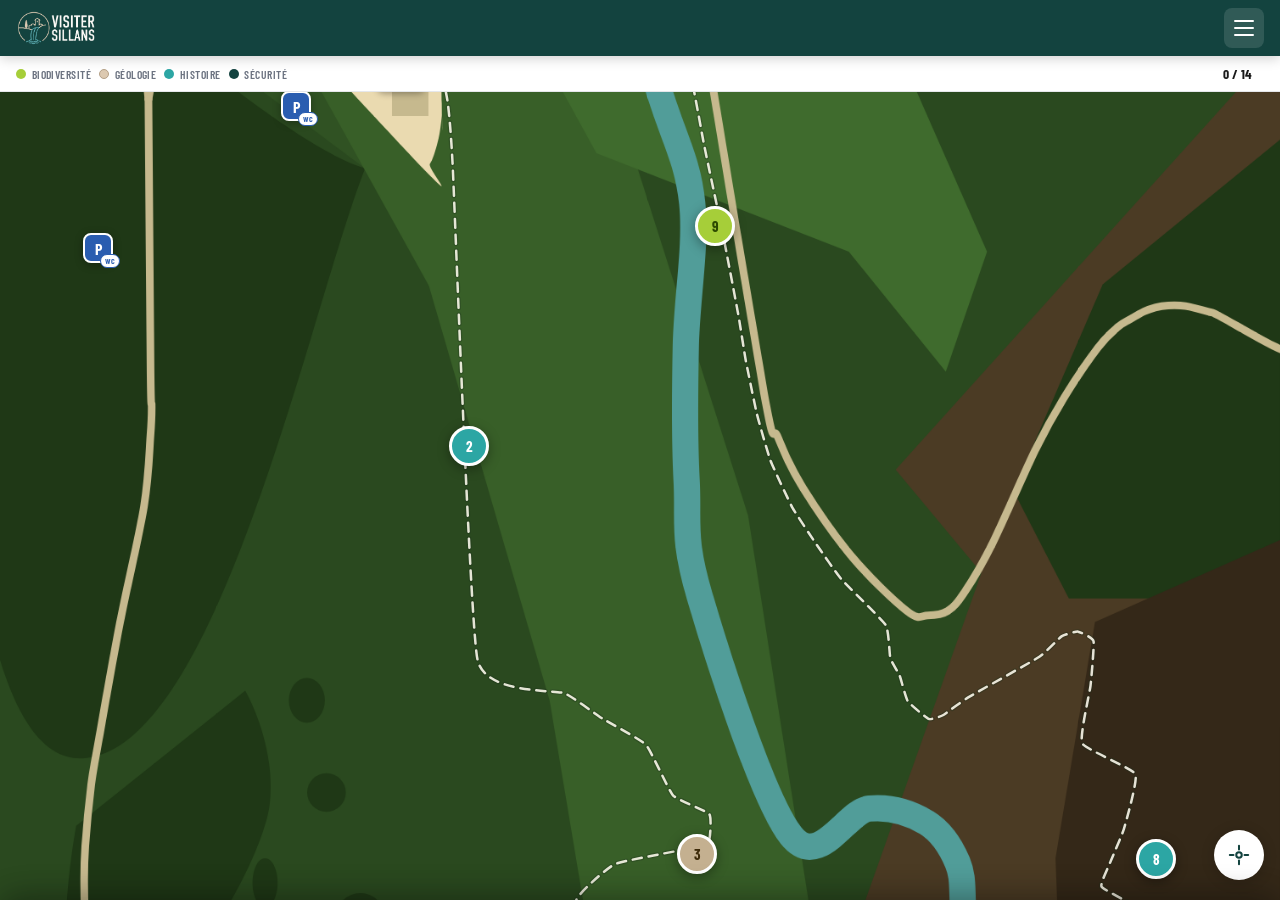
<file: html/carte.html>
<!DOCTYPE html>
<html lang="fr">
<head>
  <meta charset="UTF-8">
  <meta name="viewport" content="width=device-width, initial-scale=1.0, user-scalable=no">
  <meta name="theme-color" content="#13433F">
  <meta name="description" content="Carte interactive des 14 points d'intérêt de l'ENS de Sillans-la-Cascade.">
  <link rel="icon" type="image/png" href="../img/logo.png">
  <link rel="manifest" href="../manifest.json">
  <title>Carte · Visiter Sillans-la-Cascade</title>
  <link rel="stylesheet" href="../css/style.css?v=25">
  <style>
    /* --- Layout plein écran --- */
    html, body { margin: 0; padding: 0; overflow: hidden; }
    /* 100dvh = hauteur réellement visible sur mobile (exclut la barre du navigateur),
       avec repli 100vh pour les navigateurs sans support dvh. */
    html { height: 100vh; height: 100dvh; }
    body {
      height: 100vh; height: 100dvh;
      display: flex; flex-direction: column;
      padding-top: var(--header-height);
      box-sizing: border-box;
    }

    /* --- Zone carte --- */
    #carte-main {
      flex: 1;
      position: relative;
      overflow: hidden;
      min-height: 0;
    }
    #carte-viewport {
      width: 100%; height: 100%;
      position: relative;
      overflow: hidden;
      cursor: grab;
      user-select: none;
      -webkit-user-select: none;
      touch-action: none;
      background: #1E4A18;
    }
    #carte-viewport.is-dragging { cursor: grabbing; }

    /* --- Wrapper carte (transform appliqué ici) --- */
    #map-wrapper {
      position: absolute;
      top: 0; left: 0;
      width: 1508.72px;
      height: 2915.79px;
      transform-origin: 0 0;
      will-change: transform;
    }
    #map-img {
      width: 1508.72px;
      height: 2915.79px;
      display: block;
      pointer-events: none;
      -webkit-user-drag: none;
      user-drag: none;
    }

    /* --- Overlay markers (position écran, hors transform) --- */
    #poi-overlay {
      position: absolute;
      inset: 0;
      pointer-events: none;
      overflow: hidden;
    }

    /* --- Marqueurs POI --- */
    .poi-pin {
      position: absolute;
      transform: translate(-50%, -50%);
      pointer-events: all;
      cursor: pointer;
      -webkit-tap-highlight-color: transparent;
      z-index: 10;
    }
    .poi-pin__bubble {
      width: 40px; height: 40px;
      border-radius: 50%;
      border: 3px solid white;
      display: flex; align-items: center; justify-content: center;
      font-family: var(--font-titre);
      font-size: 15px; font-weight: 700;
      box-shadow: 0 3px 12px rgba(0,0,0,0.35);
      transition: transform 0.12s ease;
      will-change: transform;
    }
    .poi-pin:active .poi-pin__bubble { transform: scale(0.86); }
    .poi-pin--visite .poi-pin__bubble { opacity: 0.48; }

    /* --- Marqueur DÉPART (POI 1) : goutte distincte + halo + étiquette --- */
    .poi-pin--depart { z-index: 15; }
    .poi-pin--depart .poi-pin__bubble {
      width: 46px; height: 46px;
      border-radius: 50% 50% 50% 0;        /* forme « goutte » de repère */
      transform: rotate(-45deg);
      border-width: 3px;
      font-size: 18px;
      animation: depart-pulse 2s ease-in-out infinite;
    }
    .poi-pin--depart .poi-pin__num { display: block; transform: rotate(45deg); }
    .poi-pin--depart:active .poi-pin__bubble { transform: rotate(-45deg) scale(0.9); }

    .poi-pin__depart-label {
      position: absolute;
      top: 100%; left: 50%;
      transform: translate(-50%, 8px);
      background: var(--vert-profond);
      color: #fff;
      font-family: var(--font-titre);
      font-size: 10px; font-weight: 700;
      text-transform: uppercase; letter-spacing: 0.06em;
      padding: 2px 8px;
      border-radius: 999px;
      white-space: nowrap;
      box-shadow: 0 2px 6px rgba(0,0,0,0.3);
      pointer-events: none;
    }
    @keyframes depart-pulse {
      0%, 100% { box-shadow: 0 3px 12px rgba(0,0,0,0.35), 0 0 0 0 rgba(166,206,57,0.55); }
      50%       { box-shadow: 0 3px 12px rgba(0,0,0,0.35), 0 0 0 11px rgba(166,206,57,0); }
    }

    /* --- Marqueurs parking (P + WC) --- */
    .parking-pin {
      position: absolute;
      transform: translate(-50%, -50%);
      pointer-events: none;
      z-index: 8;
    }
    .parking-pin__bubble {
      position: relative;
      width: 30px; height: 30px;
      border-radius: 8px;
      background: #2A5DB0;
      color: #fff;
      border: 2px solid white;
      display: flex; align-items: center; justify-content: center;
      font-family: var(--font-titre);
      font-size: 16px; font-weight: 700;
      box-shadow: 0 2px 8px rgba(0,0,0,0.3);
    }
    .parking-pin__wc {
      position: absolute;
      bottom: -7px; right: -9px;
      background: #fff;
      color: #2A5DB0;
      font-size: 8px; font-weight: 700;
      letter-spacing: 0.02em;
      padding: 1px 4px;
      border-radius: 999px;
      border: 1px solid #2A5DB0;
      line-height: 1.3;
    }

    /* --- Marqueur GPS utilisateur --- */
    #gps-dot {
      position: absolute;
      width: 18px; height: 18px;
      background: #2CA6A4;
      border: 3px solid white;
      border-radius: 50%;
      transform: translate(-50%, -50%);
      display: none;
      pointer-events: none;
      z-index: 20;
      animation: gps-pulse 2.4s ease-in-out infinite;
    }
    @keyframes gps-pulse {
      0%, 100% { box-shadow: 0 0 0 4px rgba(44,166,164,0.3); }
      50%       { box-shadow: 0 0 0 12px rgba(44,166,164,0.06); }
    }

    /* --- Bouton GPS (FAB) --- */
    .gps-fab {
      position: absolute;
      bottom: calc(20px + env(safe-area-inset-bottom, 0px)); right: 16px;
      width: 50px; height: 50px;
      border-radius: 50%;
      background: white;
      border: none;
      box-shadow: 0 2px 14px rgba(0,0,0,0.18);
      display: flex; align-items: center; justify-content: center;
      cursor: pointer;
      z-index: 30;
      color: var(--vert-profond);
      transition: transform 0.12s, box-shadow 0.12s;
    }
    .gps-fab:active { transform: scale(0.92); box-shadow: 0 1px 6px rgba(0,0,0,0.12); }
    .gps-fab.active { color: #2CA6A4; }

    /* --- Popup bas de page --- */
    .poi-popup {
      position: fixed;
      bottom: 0; left: 0; right: 0;
      background: var(--blanc-casse);
      border-radius: 20px 20px 0 0;
      box-shadow: 0 -4px 28px rgba(0,0,0,0.16);
      transform: translateY(100%);
      transition: transform 0.3s cubic-bezier(0.34, 1.06, 0.64, 1);
      z-index: 200;
      max-height: 68vh;
      overflow-y: auto;
      -webkit-overflow-scrolling: touch;
    }
    .poi-popup.visible { transform: translateY(0); }

    .poi-popup__handle {
      width: 38px; height: 4px;
      background: #D1D5DB;
      border-radius: 2px;
      margin: 12px auto 0;
    }
    .poi-popup__inner { padding: 1rem 1.25rem 2.5rem; }
    .poi-popup__header {
      display: flex; align-items: center; justify-content: space-between;
      margin-bottom: 0.7rem;
    }
    .poi-popup__meta { display: flex; align-items: center; gap: 0.5rem; }
    .poi-badge {
      display: inline-block;
      padding: 0.18rem 0.65rem;
      border-radius: 999px;
      font-family: var(--font-titre);
      font-size: 0.72rem; font-weight: 700;
      text-transform: uppercase;
      letter-spacing: 0.07em;
    }
    .poi-popup__num {
      font-family: var(--font-titre);
      font-size: 0.78rem;
      color: var(--gris);
      font-weight: 600;
    }
    .poi-popup__close {
      width: 32px; height: 32px;
      border-radius: 50%;
      background: var(--gris-clair);
      border: none;
      display: flex; align-items: center; justify-content: center;
      font-size: 1rem; color: var(--gris);
      cursor: pointer;
      flex-shrink: 0;
    }
    .poi-popup__titre {
      font-size: 1.4rem;
      color: var(--vert-profond);
      margin-bottom: 0.45rem;
      line-height: 1.15;
    }
    .poi-popup__desc {
      font-size: 0.9rem;
      color: #4B5563;
      line-height: 1.6;
      margin-bottom: 1.2rem;
    }

    /* --- Sheet détail POI --- */
    .poi-detail {
      position: fixed;
      bottom: 0; left: 0; right: 0;
      background: var(--blanc-casse);
      border-radius: 20px 20px 0 0;
      box-shadow: 0 -4px 32px rgba(0,0,0,0.22);
      transform: translateY(100%);
      transition: transform 0.35s cubic-bezier(0.34, 1.06, 0.64, 1);
      z-index: 300;
      max-height: calc(100dvh - var(--header-height) - 8px);
      display: flex;
      flex-direction: column;
      overflow: hidden;
    }
    .poi-detail.visible { transform: translateY(0); }

    .poi-detail__handle {
      width: 38px; height: 4px;
      background: #D1D5DB;
      border-radius: 2px;
      margin: 12px auto 0;
      flex-shrink: 0;
    }
    .poi-detail__header {
      display: flex; align-items: center; justify-content: space-between;
      padding: 0.9rem 1.25rem 0.5rem;
      flex-shrink: 0;
    }
    .poi-detail__meta { display: flex; align-items: center; gap: 0.5rem; }
    .poi-detail__close {
      width: 34px; height: 34px;
      border-radius: 50%;
      background: var(--gris-clair);
      border: none;
      display: flex; align-items: center; justify-content: center;
      font-size: 1rem; color: var(--gris);
      cursor: pointer;
      flex-shrink: 0;
    }
    .poi-detail__scroll {
      overflow-y: auto;
      -webkit-overflow-scrolling: touch;
      flex: 1;
      min-height: 0;
    }
    .poi-detail__photo {
      width: 100%; aspect-ratio: 16/9;
      object-fit: cover;
      display: block;
      background: var(--gris-clair);
    }
    .poi-detail__photo-placeholder {
      width: 100%; height: 160px;
      background: linear-gradient(135deg, #2d5a27 0%, #4a8c3f 100%);
      display: flex; align-items: center; justify-content: center;
    }
    .poi-detail__body { padding: 1.1rem 1.25rem 2.5rem; }
    .poi-detail__titre {
      font-size: 1.45rem;
      color: var(--vert-profond);
      margin-bottom: 0.4rem;
      line-height: 1.15;
    }
    .poi-detail__desc {
      font-size: 0.9rem;
      color: #4B5563;
      line-height: 1.6;
      margin-bottom: 1.1rem;
    }
    .poi-detail__section-label {
      font-family: var(--font-titre);
      font-size: 0.72rem; font-weight: 700;
      text-transform: uppercase; letter-spacing: 0.08em;
      color: var(--vert-profond);
      margin-bottom: 0.45rem;
    }
    .poi-detail__contenu {
      font-size: 0.88rem;
      color: #374151;
      line-height: 1.65;
      margin-bottom: 1.2rem;
    }
    .poi-detail__conseil {
      background: #f0f7ee;
      border-left: 3px solid var(--vert-doux);
      border-radius: 0 8px 8px 0;
      padding: 0.75rem 1rem;
      font-size: 0.86rem;
      color: #2d4a2a;
      line-height: 1.55;
      font-style: italic;
      margin-bottom: 1.2rem;
    }
    /* --- Encadré « Le bon geste » mis en avant --- */
    .poi-conseil-card {
      background: linear-gradient(135deg, rgba(166,206,57,0.20), rgba(166,206,57,0.07));
      border: 1.5px solid rgba(166,206,57,0.55);
      border-radius: 14px;
      padding: 0.9rem 1rem 1rem;
      margin: 0 0 1.4rem;
    }
    .poi-conseil-card__head {
      display: flex; align-items: center; gap: 0.55rem;
      margin-bottom: 0.5rem;
    }
    .poi-conseil-card__icon {
      width: 30px; height: 30px; flex-shrink: 0;
      background: var(--lime); color: #2d4000;
      border-radius: 50%;
      display: flex; align-items: center; justify-content: center;
    }
    .poi-conseil-card__label {
      font-family: var(--font-titre);
      font-size: 0.82rem; font-weight: 700;
      text-transform: uppercase; letter-spacing: 0.06em;
      color: #3d5200;
    }
    .poi-conseil-card__text {
      font-size: 0.92rem; color: #2d4a2a; line-height: 1.6;
    }
    /* --- Lecteur audio POI --- */
    .poi-audio {
      display: flex; align-items: center; gap: 12px;
      background: linear-gradient(135deg, #eaf6ef, #d6ecdd);
      border: 1.5px solid rgba(44,166,164,0.4);
      border-radius: 14px;
      padding: 13px 15px;
      box-shadow: 0 8px 22px rgba(19,67,63,0.20);
      animation: audio-attn 2.6s ease-in-out infinite;
    }
    @keyframes audio-attn {
      0%, 100% { box-shadow: 0 8px 22px rgba(19,67,63,0.20), 0 0 0 0 rgba(44,166,164,0.45); }
      50%      { box-shadow: 0 8px 22px rgba(19,67,63,0.20), 0 0 0 7px rgba(44,166,164,0); }
    }
    .poi-audio.hidden { display: none; }

    /* Mascotte qui jette un œil par-dessus le lecteur audio (comme le bandeau À propos) */
    .poi-audio-peek { position: relative; margin-bottom: 1.2rem; }
    .poi-audio-peek.hidden { display: none; }
    .poi-audio-peek .poi-audio { position: relative; z-index: 1; }
    .poi-audio-peek__mascotte {
      position: absolute;
      right: 12px;
      bottom: 54px;
      width: 74px;
      height: auto;
      z-index: 0;                  /* derrière le lecteur opaque */
      pointer-events: none;
      filter: drop-shadow(0 4px 8px rgba(0,0,0,0.22));
      animation: poi-audio-peek-float 5s ease-in-out infinite;
    }
    @keyframes poi-audio-peek-float {
      0%, 100% { transform: translateY(4px); }
      50%      { transform: translateY(-2px); }
    }
    .poi-audio__btn {
      width: 42px; height: 42px; border-radius: 50%;
      background: var(--vert-profond); border: none;
      display: flex; align-items: center; justify-content: center;
      cursor: pointer; color: #fff; flex-shrink: 0;
      transition: transform 0.12s, background 0.15s;
    }
    .poi-audio__btn:active { transform: scale(0.88); }
    .poi-audio__btn.playing { background: #2CA6A4; }
    .poi-audio__track { flex: 1; display: flex; flex-direction: column; gap: 6px; min-width: 0; }
    .poi-audio__label { font-family: var(--font-titre); font-size: 0.72rem; font-weight: 700;
      text-transform: uppercase; letter-spacing: 0.06em; color: var(--vert-profond); }
    .poi-audio__bar {
      height: 4px; background: #d1d5db; border-radius: 2px;
      cursor: pointer; position: relative;
    }
    .poi-audio__fill {
      height: 100%; background: var(--vert-profond); border-radius: 2px;
      width: 0%; transition: width 0.15s linear; pointer-events: none;
    }
    .poi-audio__time {
      font-size: 0.72rem; color: var(--gris);
      font-family: var(--font-titre); flex-shrink: 0; min-width: 32px; text-align: right;
    }
  </style>
</head>
<body>

<!-- ===== EN-TÊTE ===== -->
<header class="app-header">
  <a href="../index.html" class="app-header__logo" aria-label="Retour à l'accueil">
    <img src="../img/logo-03.png" alt="Visiter Sillans"
         onerror="this.style.display='none'; this.nextElementSibling.style.display='inline'">
    <span class="app-header__logo-fallback">Visiter <strong>Sillans</strong></span>
  </a>
  <button class="burger-btn" id="burger-btn" aria-label="Ouvrir le menu" aria-expanded="false" aria-controls="nav-drawer">
    <span></span><span></span><span></span>
  </button>
</header>

<!-- ===== MENU TIROIR ===== -->
<div class="nav-overlay" id="nav-overlay" aria-hidden="true"></div>
<nav class="nav-drawer" id="nav-drawer" aria-label="Menu principal">
  <div class="nav-drawer__header">
    <div style="flex:1;display:flex;align-items:center;">
      <img src="../img/logo-03.png" alt="Visiter Sillans" style="height:34px;"
           onerror="this.style.display='none'; this.nextElementSibling.style.display='block'">
      <span class="nav-drawer__header-fallback">Visiter <strong>Sillans</strong></span>
    </div>
    <button class="nav-drawer__close" id="nav-close" aria-label="Fermer le menu">✕</button>
  </div>
  <p class="nav-drawer__section">Navigation</p>
  <ul class="nav-drawer__links">
    <li><a href="../index.html" class="nav-drawer__item"><span class="nav-drawer__item-icon" aria-hidden="true"><svg width="20" height="20" viewBox="0 0 24 24" fill="none" stroke="currentColor" stroke-width="2" stroke-linecap="round" stroke-linejoin="round"><path d="m3 9 9-7 9 7v11a2 2 0 0 1-2 2H5a2 2 0 0 1-2-2z"/><polyline points="9 22 9 12 15 12 15 22"/></svg></span>Accueil</a></li>
    <li><a href="carte.html" class="nav-drawer__item active" aria-current="page"><span class="nav-drawer__item-icon" aria-hidden="true"><svg width="20" height="20" viewBox="0 0 24 24" fill="none" stroke="currentColor" stroke-width="2" stroke-linecap="round" stroke-linejoin="round"><polygon points="3 6 9 3 15 6 21 3 21 18 15 21 9 18 3 21"/><line x1="9" x2="9" y1="3" y2="18"/><line x1="15" x2="15" y1="6" y2="21"/></svg></span>Carte du parcours</a></li>
    <li><a href="regles.html" class="nav-drawer__item"><span class="nav-drawer__item-icon" aria-hidden="true"><svg width="20" height="20" viewBox="0 0 24 24" fill="none" stroke="currentColor" stroke-width="2" stroke-linecap="round" stroke-linejoin="round"><rect width="8" height="4" x="8" y="2" rx="1"/><path d="M16 4h2a2 2 0 0 1 2 2v14a2 2 0 0 1-2 2H6a2 2 0 0 1-2-2V6a2 2 0 0 1 2-2h2"/><path d="M12 11h4"/><path d="M12 16h4"/><path d="M8 11h.01"/><path d="M8 16h.01"/></svg></span>Règles de visite</a></li>
    <li><a href="qcm.html" class="nav-drawer__item"><span class="nav-drawer__item-icon" aria-hidden="true"><svg width="20" height="20" viewBox="0 0 24 24" fill="none" stroke="currentColor" stroke-width="2" stroke-linecap="round" stroke-linejoin="round"><circle cx="12" cy="12" r="10"/><path d="M9.09 9a3 3 0 0 1 5.83 1c0 2-3 3-3 3"/><path d="M12 17h.01"/></svg></span>Quiz</a></li>
    <li><a href="a-propos.html" class="nav-drawer__item"><span class="nav-drawer__item-icon" aria-hidden="true"><svg width="20" height="20" viewBox="0 0 24 24" fill="none" stroke="currentColor" stroke-width="2" stroke-linecap="round" stroke-linejoin="round"><circle cx="12" cy="12" r="10"/><path d="M12 16v-4"/><path d="M12 8h.01"/></svg></span>À propos</a></li>
  </ul>
  <div class="nav-drawer__footer">ENS · Département du Var</div>
</nav>

<!-- ===== LÉGENDE ===== -->
<div class="legende" role="list" aria-label="Légende des thèmes">
  <div class="legende-item" role="listitem"><div class="legende-dot dot-biodiversite" aria-hidden="true"></div>Biodiversité</div>
  <div class="legende-item" role="listitem"><div class="legende-dot dot-geologie" aria-hidden="true"></div>Géologie</div>
  <div class="legende-item" role="listitem"><div class="legende-dot dot-histoire" aria-hidden="true"></div>Histoire</div>
  <div class="legende-item" role="listitem"><div class="legende-dot dot-securite" aria-hidden="true"></div>Sécurité</div>
  <span class="carte-progress" id="progress-display" aria-live="polite" style="margin-left:auto;">0 / 14</span>
</div>

<!-- ===== CARTE ===== -->
<main id="carte-main" aria-label="Carte interactive des points d'intérêt">
  <div id="carte-viewport">

    <!-- Image SVG + transform pan/zoom -->
    <div id="map-wrapper">
      <img id="map-img" src="../img/Map.svg" alt="Carte illustrée du parcours Sillans-la-Cascade" draggable="false">
    </div>

    <!-- Canvas chemin entre POI -->
    <canvas id="path-canvas" aria-hidden="true" style="position:absolute;inset:0;pointer-events:none;z-index:5;"></canvas>

    <!-- Overlay markers (coordonnées écran, pas transformées).
         Pas de aria-hidden : les pins injectés sont focusables (role=button). -->
    <div id="poi-overlay">
      <!-- injecté par carte.js -->
    </div>

    <!-- Marqueur position GPS utilisateur -->
    <div id="gps-dot" aria-hidden="true"></div>

    <!-- Bouton GPS -->
    <button id="gps-btn" class="gps-fab" aria-label="Centrer sur ma position">
      <svg width="22" height="22" viewBox="0 0 24 24" fill="none" stroke="currentColor" stroke-width="2.2" stroke-linecap="round" stroke-linejoin="round">
        <circle cx="12" cy="12" r="3"/>
        <line x1="12" y1="2"  x2="12" y2="6"/>
        <line x1="12" y1="18" x2="12" y2="22"/>
        <line x1="2"  y1="12" x2="6"  y2="12"/>
        <line x1="18" y1="12" x2="22" y2="12"/>
      </svg>
    </button>

  </div><!-- #carte-viewport -->
</main>

<!-- ===== POPUP BAS DE PAGE ===== -->
<div id="poi-popup" class="poi-popup" role="dialog" aria-modal="true" aria-labelledby="popup-titre" aria-hidden="true">
  <div class="poi-popup__handle"></div>
  <div class="poi-popup__inner">
    <div class="poi-popup__header">
      <div class="poi-popup__meta">
        <span id="popup-badge" class="poi-badge"></span>
        <span id="popup-num" class="poi-popup__num"></span>
      </div>
      <button class="poi-popup__close" id="popup-close-btn" aria-label="Fermer">✕</button>
    </div>
    <h2 id="popup-titre" class="poi-popup__titre"></h2>
    <p id="popup-desc" class="poi-popup__desc"></p>
    <button id="popup-link" class="btn btn-primary btn-full">Découvrir →</button>
  </div>
</div>

<!-- ===== SHEET DÉTAIL POI ===== -->
<div id="poi-detail" class="poi-detail" role="dialog" aria-modal="true" aria-labelledby="detail-titre" aria-hidden="true">
  <div class="poi-detail__handle" id="detail-handle"></div>
  <div class="poi-detail__header">
    <div class="poi-detail__meta">
      <span id="detail-badge" class="poi-badge"></span>
      <span id="detail-num" class="poi-popup__num"></span>
    </div>
    <button class="poi-detail__close" id="detail-close-btn" aria-label="Fermer">✕</button>
  </div>
  <div class="poi-detail__scroll" id="detail-scroll">
    <div id="detail-photo-wrap"></div>
    <div class="poi-detail__body">
      <h2 id="detail-titre" class="poi-detail__titre"></h2>

      <!-- Lecteur audio narration -->
      <div class="poi-audio-peek hidden" id="detail-audio-wrap">
      <img class="poi-audio-peek__mascotte" src="../img/mascotte-08.svg" alt="" aria-hidden="true" onerror="this.style.display='none'">
      <div class="poi-audio">
        <button class="poi-audio__btn" id="audio-play-btn" aria-label="Lire la narration">
          <!-- play icon -->
          <svg id="audio-icon-play" width="18" height="18" viewBox="0 0 24 24" fill="currentColor"><polygon points="5 3 19 12 5 21 5 3"/></svg>
          <!-- pause icon -->
          <svg id="audio-icon-pause" width="18" height="18" viewBox="0 0 24 24" fill="currentColor" style="display:none"><rect x="6" y="4" width="4" height="16"/><rect x="14" y="4" width="4" height="16"/></svg>
        </button>
        <div class="poi-audio__track">
          <span class="poi-audio__label">🎧 Écouter la description</span>
          <div class="poi-audio__bar" id="audio-bar">
            <div class="poi-audio__fill" id="audio-fill"></div>
          </div>
        </div>
        <span class="poi-audio__time" id="audio-time">0:00</span>
        <audio id="detail-audio" preload="none"></audio>
      </div>
      </div>

      <p id="detail-desc" class="poi-detail__desc"></p>

      <!-- Le bon geste : message clé, mis en avant juste sous l'intro -->
      <div id="detail-conseil-wrap" class="poi-conseil-card">
        <div class="poi-conseil-card__head">
          <span class="poi-conseil-card__icon" aria-hidden="true">
            <svg width="17" height="17" viewBox="0 0 24 24" fill="none" stroke="currentColor" stroke-width="2.2" stroke-linecap="round" stroke-linejoin="round"><path d="M11 20A7 7 0 0 1 9.8 6.1C15.5 5 17 4.48 19 2c1 2 2 4.18 2 8 0 5.5-4.78 10-10 10z"/><path d="M2 21c0-3 1.85-5.36 5.08-6C9.5 14.52 12 13 13 12"/></svg>
          </span>
          <span class="poi-conseil-card__label">Le bon geste</span>
        </div>
        <p id="detail-conseil" class="poi-conseil-card__text"></p>
      </div>

      <p class="poi-detail__section-label">En savoir plus</p>
      <p id="detail-contenu" class="poi-detail__contenu"></p>
    </div>
  </div>
</div>

<script src="../js/progress.js?v=11"></script>
<script src="../js/app.js?v=12"></script>
<script src="../js/carte.js?v=19"></script>
<script src="../js/proximity.js?v=12"></script>
<script src="../js/transitions.js?v=11"></script>
</body>
</html>
</file>
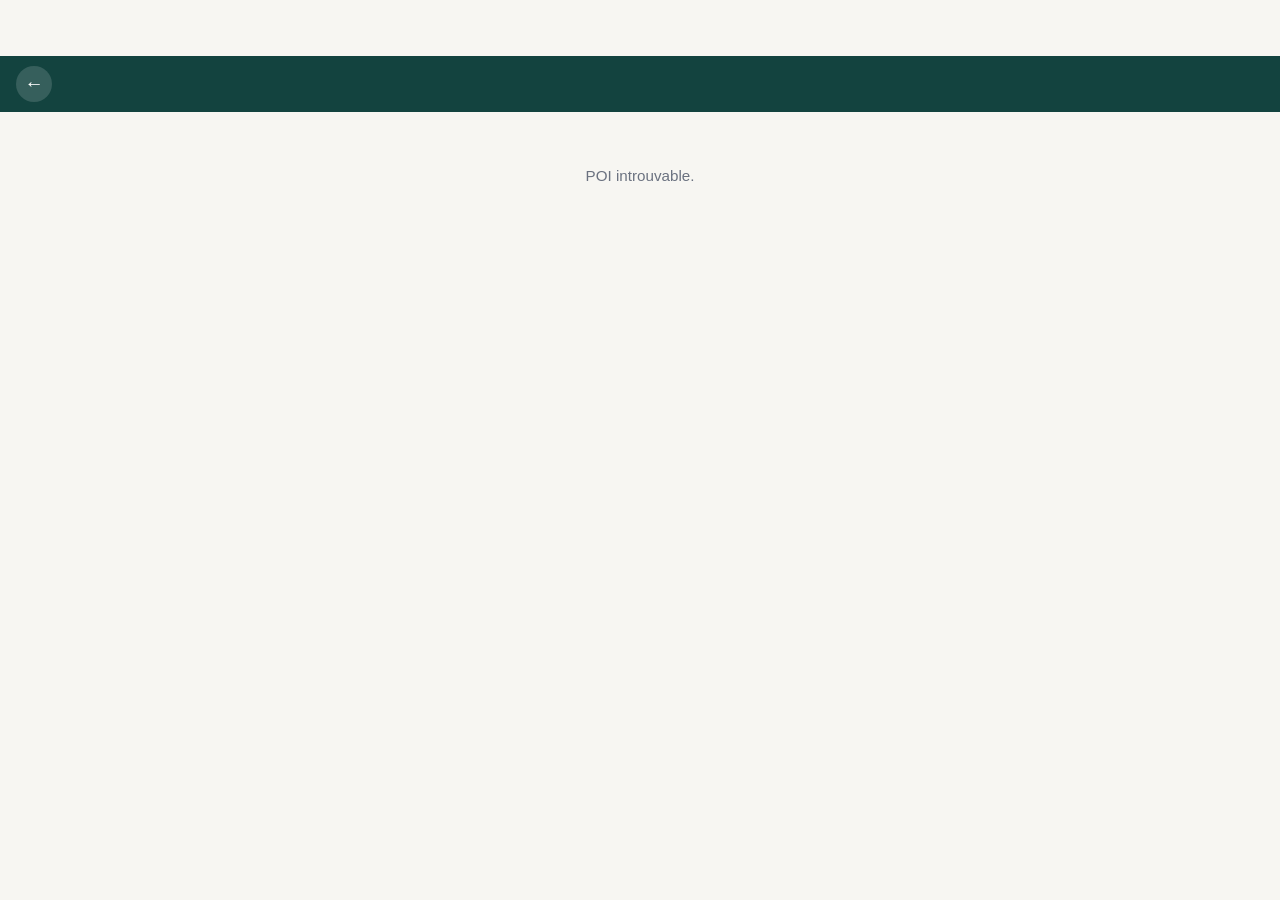
<file: html/poi.html>
<!DOCTYPE html>
<html lang="fr">
<head>
  <meta charset="UTF-8">
  <meta name="viewport" content="width=device-width, initial-scale=1.0">
  <meta name="theme-color" content="#13433F">
  <link rel="icon" type="image/png" href="../img/logo.png">
  <link rel="manifest" href="../manifest.json">
  <title>POI · Visiter Sillans</title>
  <link rel="stylesheet" href="../css/style.css?v=25">
</head>
<body>

<header class="poi-header">
  <button class="poi-back-btn" onclick="history.back()">←</button>
  <div>
    <div id="poi-header-num" style="font-size:0.75rem;opacity:0.7;font-family:var(--font-titre);text-transform:uppercase;letter-spacing:0.08em;"></div>
    <div id="poi-header-titre" style="font-weight:700;font-family:var(--font-titre);font-size:1.1rem;text-transform:uppercase;"></div>
  </div>
</header>

<main class="poi-body animate-in">
  <div id="poi-content">
    <!-- Chargement dynamique -->
    <p style="color:var(--gris);text-align:center;padding:2rem;">Chargement...</p>
  </div>
</main>

<script src="../js/progress.js"></script>
<script src="../js/app.js"></script>
<script src="../js/poi.js"></script>
<script src="../js/transitions.js"></script>
</body>
</html>
</file>
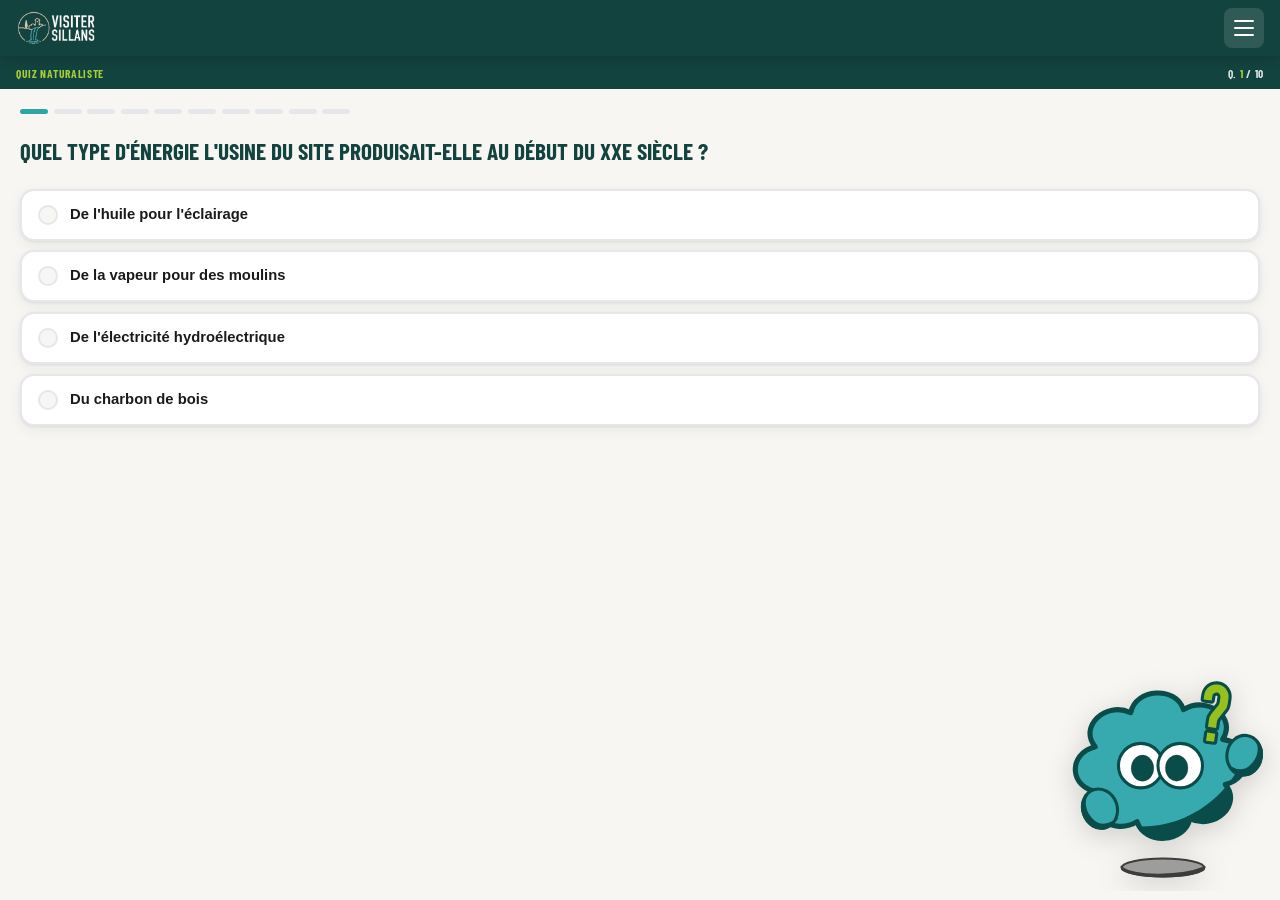
<file: html/qcm.html>
<!DOCTYPE html>
<html lang="fr">
<head>
  <meta charset="UTF-8">
  <meta name="viewport" content="width=device-width, initial-scale=1.0">
  <meta name="theme-color" content="#13433F">
  <meta name="description" content="Quiz naturaliste : 10 questions sur l'ENS de Sillans-la-Cascade.">
  <link rel="icon" type="image/png" href="../img/logo.png">
  <link rel="manifest" href="../manifest.json">
  <title>Quiz · Visiter Sillans</title>
  <link rel="stylesheet" href="../css/style.css?v=25">
</head>
<body>

<header class="app-header">
  <a href="../index.html" class="app-header__logo" aria-label="Retour à l'accueil">
    <img src="../img/logo-03.png" alt="Visiter Sillans"
         onerror="this.style.display='none'; this.nextElementSibling.style.display='inline'">
    <span class="app-header__logo-fallback">Visiter <strong>Sillans</strong></span>
  </a>
  <button class="burger-btn" id="burger-btn" aria-label="Ouvrir le menu" aria-expanded="false" aria-controls="nav-drawer">
    <span></span><span></span><span></span>
  </button>
</header>

<div class="nav-overlay" id="nav-overlay" aria-hidden="true"></div>
<nav class="nav-drawer" id="nav-drawer" aria-label="Menu principal">
  <div class="nav-drawer__header">
    <div style="flex:1;display:flex;align-items:center;">
      <img src="../img/logo-03.png" alt="Visiter Sillans" style="height:34px;"
           onerror="this.style.display='none'; this.nextElementSibling.style.display='block'">
      <span class="nav-drawer__header-fallback">Visiter <strong>Sillans</strong></span>
    </div>
    <button class="nav-drawer__close" id="nav-close" aria-label="Fermer le menu">✕</button>
  </div>
  <p class="nav-drawer__section">Navigation</p>
  <ul class="nav-drawer__links">
    <li><a href="../index.html" class="nav-drawer__item"><span class="nav-drawer__item-icon" aria-hidden="true"><svg width="20" height="20" viewBox="0 0 24 24" fill="none" stroke="currentColor" stroke-width="2" stroke-linecap="round" stroke-linejoin="round"><path d="m3 9 9-7 9 7v11a2 2 0 0 1-2 2H5a2 2 0 0 1-2-2z"/><polyline points="9 22 9 12 15 12 15 22"/></svg></span>Accueil</a></li>
    <li><a href="carte.html" class="nav-drawer__item"><span class="nav-drawer__item-icon" aria-hidden="true"><svg width="20" height="20" viewBox="0 0 24 24" fill="none" stroke="currentColor" stroke-width="2" stroke-linecap="round" stroke-linejoin="round"><polygon points="3 6 9 3 15 6 21 3 21 18 15 21 9 18 3 21"/><line x1="9" x2="9" y1="3" y2="18"/><line x1="15" x2="15" y1="6" y2="21"/></svg></span>Carte du parcours</a></li>
    <li><a href="regles.html" class="nav-drawer__item"><span class="nav-drawer__item-icon" aria-hidden="true"><svg width="20" height="20" viewBox="0 0 24 24" fill="none" stroke="currentColor" stroke-width="2" stroke-linecap="round" stroke-linejoin="round"><rect width="8" height="4" x="8" y="2" rx="1"/><path d="M16 4h2a2 2 0 0 1 2 2v14a2 2 0 0 1-2 2H6a2 2 0 0 1-2-2V6a2 2 0 0 1 2-2h2"/><path d="M12 11h4"/><path d="M12 16h4"/><path d="M8 11h.01"/><path d="M8 16h.01"/></svg></span>Règles de visite</a></li>
    <li><a href="qcm.html" class="nav-drawer__item active" aria-current="page"><span class="nav-drawer__item-icon" aria-hidden="true"><svg width="20" height="20" viewBox="0 0 24 24" fill="none" stroke="currentColor" stroke-width="2" stroke-linecap="round" stroke-linejoin="round"><circle cx="12" cy="12" r="10"/><path d="M9.09 9a3 3 0 0 1 5.83 1c0 2-3 3-3 3"/><path d="M12 17h.01"/></svg></span>Quiz</a></li>
    <li><a href="a-propos.html" class="nav-drawer__item"><span class="nav-drawer__item-icon" aria-hidden="true"><svg width="20" height="20" viewBox="0 0 24 24" fill="none" stroke="currentColor" stroke-width="2" stroke-linecap="round" stroke-linejoin="round"><circle cx="12" cy="12" r="10"/><path d="M12 16v-4"/><path d="M12 8h.01"/></svg></span>À propos</a></li>
  </ul>
  <div class="nav-drawer__footer">ENS · Département du Var</div>
</nav>

<div class="qcm-sub-header">
  <span>Quiz naturaliste</span>
  <span>Q. <span id="q-actuelle">1</span> / <span id="q-total">10</span></span>
</div>

<main class="qcm-body animate-in" id="zone-quiz">
  <div class="qcm-dots" id="dots-container"></div>
  <p class="qcm-question" id="question-texte">Chargement...</p>
  <div class="reponses-grid" id="reponses-container"></div>
  <div class="qcm-explication" id="explication">
    <div class="qcm-explication__head">
      <span class="qcm-explication__icon" aria-hidden="true">
        <svg width="17" height="17" viewBox="0 0 24 24" fill="none" stroke="currentColor" stroke-width="2.2" stroke-linecap="round" stroke-linejoin="round"><path d="M11 20A7 7 0 0 1 9.8 6.1C15.5 5 17 4.48 19 2c1 2 2 4.18 2 8 0 5.5-4.78 10-10 10z"/><path d="M2 21c0-3 1.85-5.36 5.08-6C9.5 14.52 12 13 13 12"/></svg>
      </span>
      <span class="qcm-explication__label">À retenir</span>
    </div>
    <p id="explication-text" class="qcm-explication__text"></p>
  </div>
  <button class="btn btn-primary btn-full btn-suivant" id="btn-suivant" onclick="questionSuivante()">
    Question suivante →
  </button>
  <div class="qcm-mascotte" aria-hidden="true">
    <img src="../img/mascotte-06.svg" alt="" onerror="this.style.display='none'">
  </div>
</main>

<div class="score-screen" id="score-screen">
  <img class="score-screen__bg" src="../img/poi/poi-05.jpg" alt="" aria-hidden="true">
  <div class="score-mascotte-wrap">
    <img class="score-mascotte" id="score-mascotte" src="../img/mascotte-09.svg" alt="" aria-hidden="true" onerror="this.style.display='none'">
  </div>
  <p class="score-eyebrow" id="score-eyebrow">Quiz terminé&nbsp;!</p>
  <div class="score-ring" id="score-ring">
    <div class="score-nombre" id="score-nombre">0/10</div>
  </div>
  <div class="score-dots" id="score-dots" aria-hidden="true"></div>
  <div class="score-niveau" id="score-niveau">Découvreur</div>
  <p class="score-desc" id="score-desc"></p>
  <button class="btn btn-secondary btn-full" onclick="relancerQCM()" style="max-width:280px;margin:0 auto 0.75rem;">
    Rejouer
  </button>
  <a href="../index.html" class="btn btn-ghost btn-full" style="max-width:280px;margin:0 auto;">
    ← Retour à l'accueil
  </a>
</div>

<script src="../js/progress.js"></script>
<script src="../js/app.js"></script>
<script src="../js/qcm.js?v=5"></script>
<script src="../js/transitions.js"></script>
</body>
</html>
</file>
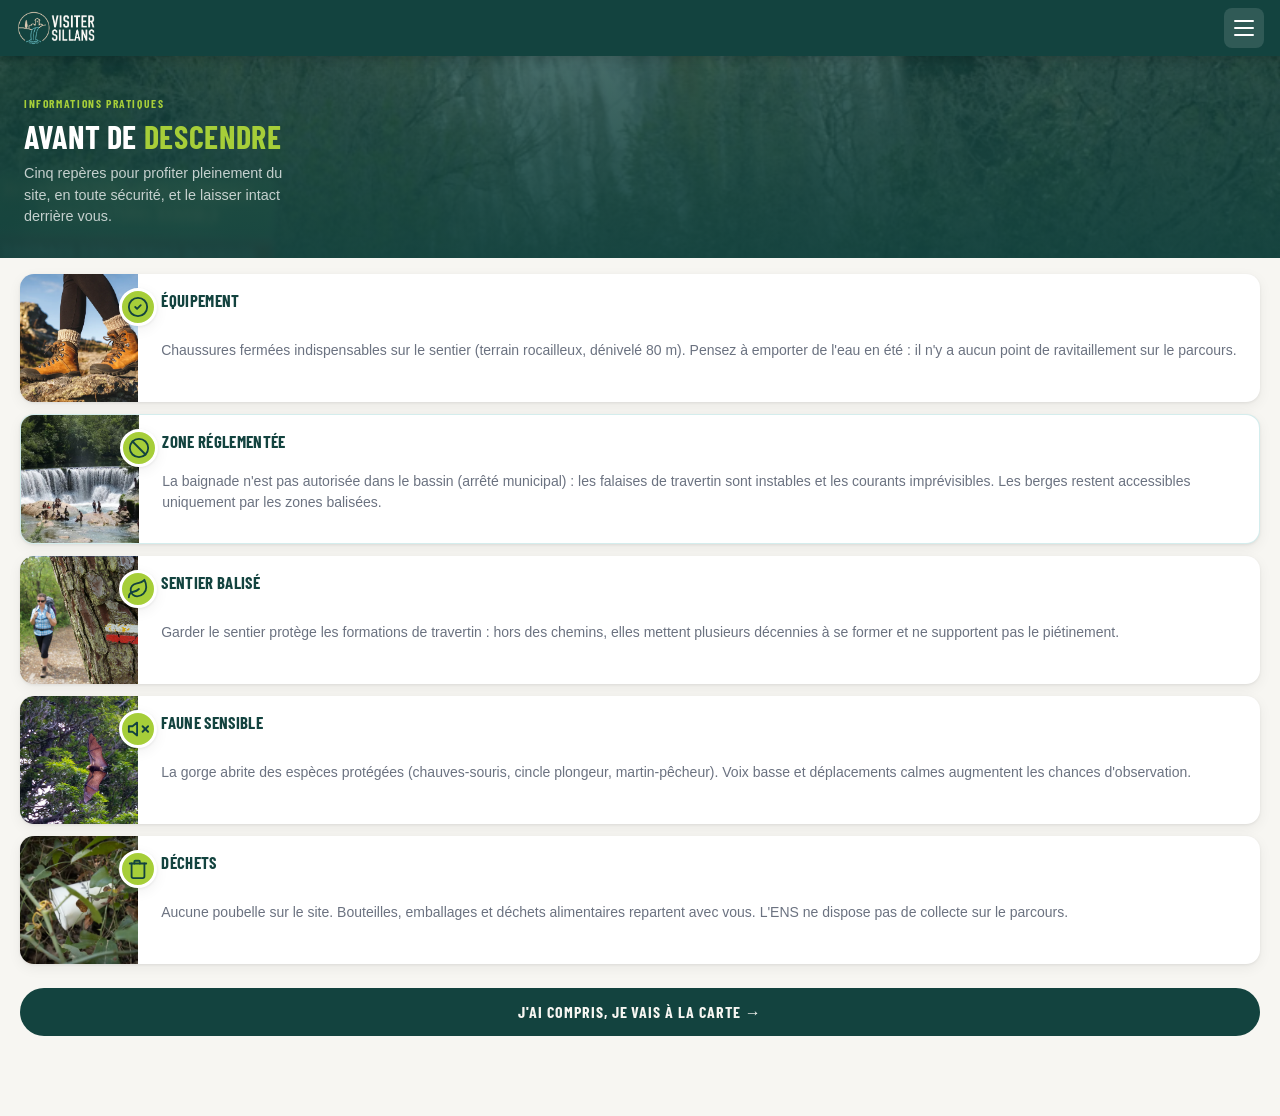
<file: html/regles.html>
<!DOCTYPE html>
<html lang="fr">
<head>
  <meta charset="UTF-8">
  <meta name="viewport" content="width=device-width, initial-scale=1.0">
  <meta name="theme-color" content="#13433F">
  <meta name="description" content="5 informations pratiques avant de visiter l'ENS de Sillans-la-Cascade.">
  <link rel="icon" type="image/png" href="../img/logo.png">
  <link rel="manifest" href="../manifest.json">
  <title>Règles · Visiter Sillans</title>
  <link rel="stylesheet" href="../css/style.css?v=25">
</head>
<body>

<header class="app-header">
  <a href="../index.html" class="app-header__logo" aria-label="Retour à l'accueil">
    <img src="../img/logo-03.png" alt="Visiter Sillans"
         onerror="this.style.display='none'; this.nextElementSibling.style.display='inline'">
    <span class="app-header__logo-fallback">Visiter <strong>Sillans</strong></span>
  </a>
  <button class="burger-btn" id="burger-btn" aria-label="Ouvrir le menu" aria-expanded="false" aria-controls="nav-drawer">
    <span></span><span></span><span></span>
  </button>
</header>

<div class="nav-overlay" id="nav-overlay" aria-hidden="true"></div>
<nav class="nav-drawer" id="nav-drawer" aria-label="Menu principal">
  <div class="nav-drawer__header">
    <div style="flex:1;display:flex;align-items:center;">
      <img src="../img/logo-03.png" alt="Visiter Sillans" style="height:34px;"
           onerror="this.style.display='none'; this.nextElementSibling.style.display='block'">
      <span class="nav-drawer__header-fallback">Visiter <strong>Sillans</strong></span>
    </div>
    <button class="nav-drawer__close" id="nav-close" aria-label="Fermer le menu">✕</button>
  </div>
  <p class="nav-drawer__section">Navigation</p>
  <ul class="nav-drawer__links">
    <li><a href="../index.html" class="nav-drawer__item"><span class="nav-drawer__item-icon" aria-hidden="true"><svg width="20" height="20" viewBox="0 0 24 24" fill="none" stroke="currentColor" stroke-width="2" stroke-linecap="round" stroke-linejoin="round"><path d="m3 9 9-7 9 7v11a2 2 0 0 1-2 2H5a2 2 0 0 1-2-2z"/><polyline points="9 22 9 12 15 12 15 22"/></svg></span>Accueil</a></li>
    <li><a href="carte.html" class="nav-drawer__item"><span class="nav-drawer__item-icon" aria-hidden="true"><svg width="20" height="20" viewBox="0 0 24 24" fill="none" stroke="currentColor" stroke-width="2" stroke-linecap="round" stroke-linejoin="round"><polygon points="3 6 9 3 15 6 21 3 21 18 15 21 9 18 3 21"/><line x1="9" x2="9" y1="3" y2="18"/><line x1="15" x2="15" y1="6" y2="21"/></svg></span>Carte du parcours</a></li>
    <li><a href="regles.html" class="nav-drawer__item active" aria-current="page"><span class="nav-drawer__item-icon" aria-hidden="true"><svg width="20" height="20" viewBox="0 0 24 24" fill="none" stroke="currentColor" stroke-width="2" stroke-linecap="round" stroke-linejoin="round"><rect width="8" height="4" x="8" y="2" rx="1"/><path d="M16 4h2a2 2 0 0 1 2 2v14a2 2 0 0 1-2 2H6a2 2 0 0 1-2-2V6a2 2 0 0 1 2-2h2"/><path d="M12 11h4"/><path d="M12 16h4"/><path d="M8 11h.01"/><path d="M8 16h.01"/></svg></span>Règles de visite</a></li>
    <li><a href="qcm.html" class="nav-drawer__item"><span class="nav-drawer__item-icon" aria-hidden="true"><svg width="20" height="20" viewBox="0 0 24 24" fill="none" stroke="currentColor" stroke-width="2" stroke-linecap="round" stroke-linejoin="round"><circle cx="12" cy="12" r="10"/><path d="M9.09 9a3 3 0 0 1 5.83 1c0 2-3 3-3 3"/><path d="M12 17h.01"/></svg></span>Quiz</a></li>
    <li><a href="a-propos.html" class="nav-drawer__item"><span class="nav-drawer__item-icon" aria-hidden="true"><svg width="20" height="20" viewBox="0 0 24 24" fill="none" stroke="currentColor" stroke-width="2" stroke-linecap="round" stroke-linejoin="round"><circle cx="12" cy="12" r="10"/><path d="M12 16v-4"/><path d="M12 8h.01"/></svg></span>À propos</a></li>
  </ul>
  <div class="nav-drawer__footer">ENS · Département du Var</div>
</nav>

<div class="page-hero">
  <img class="page-hero__bg" src="../img/poi/poi-05.jpg" alt="" aria-hidden="true">
  <p class="page-hero__eyebrow">Informations pratiques</p>
  <h1 class="page-hero__title">Avant de <span>descendre</span></h1>
  <p class="page-hero__sub">Cinq repères pour profiter pleinement du site, en toute sécurité, et le laisser intact derrière vous.</p>
</div>

<main class="regles-body animate-in">

  <div class="regle-card">
    <div class="regle-icon"><svg width="22" height="22" viewBox="0 0 24 24" fill="none" stroke="currentColor" stroke-width="2" stroke-linecap="round" stroke-linejoin="round"><circle cx="12" cy="12" r="10"/><path d="m9 12 2 2 4-4"/></svg></div>
    <img class="regle-photo" src="../img/regles/equipement.webp" alt="Équipement recommandé pour la visite" onerror="this.style.display='none'">
    <div class="regle-titre">Équipement</div>
    <p class="regle-desc">Chaussures fermées indispensables sur le sentier (terrain rocailleux, dénivelé 80 m). Pensez à emporter de l'eau en été : il n'y a aucun point de ravitaillement sur le parcours.</p>
  </div>

  <div class="regle-card danger">
    <div class="regle-icon"><svg width="22" height="22" viewBox="0 0 24 24" fill="none" stroke="currentColor" stroke-width="2" stroke-linecap="round" stroke-linejoin="round"><circle cx="12" cy="12" r="10"/><line x1="4.93" y1="4.93" x2="19.07" y2="19.07"/></svg></div>
    <img class="regle-photo" src="../img/baignade.webp" alt="Baignade non autorisée dans le bassin" onerror="this.style.display='none'">
    <div class="regle-titre">Zone réglementée</div>
    <p class="regle-desc">La baignade n'est pas autorisée dans le bassin (arrêté municipal) : les falaises de travertin sont instables et les courants imprévisibles. Les berges restent accessibles uniquement par les zones balisées.</p>
  </div>

  <div class="regle-card">
    <div class="regle-icon"><svg width="22" height="22" viewBox="0 0 24 24" fill="none" stroke="currentColor" stroke-width="2" stroke-linecap="round" stroke-linejoin="round"><path d="M11 20A7 7 0 0 1 9.8 6.1C15.5 5 17 4.48 19 2c1 2 2 4.18 2 8 0 5.5-4.78 10-10 10z"/><path d="M2 21c0-3 1.85-5.36 5.08-6C9.5 14.52 12 13 13 12"/></svg></div>
    <img class="regle-photo" src="../img/balise.png" alt="Le balisage du sentier" onerror="this.style.display='none'">
    <div class="regle-titre">Sentier balisé</div>
    <p class="regle-desc">Garder le sentier protège les formations de travertin : hors des chemins, elles mettent plusieurs décennies à se former et ne supportent pas le piétinement.</p>
  </div>

  <div class="regle-card">
    <div class="regle-icon"><svg width="22" height="22" viewBox="0 0 24 24" fill="none" stroke="currentColor" stroke-width="2" stroke-linecap="round" stroke-linejoin="round"><polygon points="11 5 6 9 2 9 2 15 6 15 11 19 11 5"/><line x1="23" y1="9" x2="17" y2="15"/><line x1="17" y1="9" x2="23" y2="15"/></svg></div>
    <img class="regle-photo" src="../img/poi/poi-07.jpg" alt="Falaises de travertin abritant les chauves-souris" onerror="this.style.display='none'">
    <div class="regle-titre">Faune sensible</div>
    <p class="regle-desc">La gorge abrite des espèces protégées (chauves-souris, cincle plongeur, martin-pêcheur). Voix basse et déplacements calmes augmentent les chances d'observation.</p>
  </div>

  <div class="regle-card">
    <div class="regle-icon"><svg width="22" height="22" viewBox="0 0 24 24" fill="none" stroke="currentColor" stroke-width="2" stroke-linecap="round" stroke-linejoin="round"><polyline points="3 6 5 6 21 6"/><path d="M19 6v14a2 2 0 0 1-2 2H7a2 2 0 0 1-2-2V6m3 0V4a1 1 0 0 1 1-1h4a1 1 0 0 1 1 1v2"/></svg></div>
    <img class="regle-photo" src="../img/regles/dechets.webp" alt="Emporter ses déchets hors du site" onerror="this.style.display='none'">
    <div class="regle-titre">Déchets</div>
    <p class="regle-desc">Aucune poubelle sur le site. Bouteilles, emballages et déchets alimentaires repartent avec vous. L'ENS ne dispose pas de collecte sur le parcours.</p>
  </div>

  <div style="margin-top:1.5rem;">
    <a href="carte.html" class="btn btn-primary btn-full">J'ai compris, je vais à la carte →</a>
  </div>

</main>

<script src="../js/progress.js"></script>
<script src="../js/app.js"></script>
<script src="../js/transitions.js"></script>
</body>
</html>
</file>
<file: css/style.css>
/* ============================================
   VISITER SILLANS — Design System v2
   Palette: #13433F | #2CA6A4 | #A6CE39 | #DCC9B1 | #F7F6F2
   Typo: Barlow Condensed (titres) / Helvetica (corps)
   ============================================ */

@import url('https://fonts.googleapis.com/css2?family=Barlow+Condensed:wght@400;600;700&display=swap');

:root {
  --vert-profond: #13433F;
  --turquoise: #2CA6A4;
  --lime: #A6CE39;
  --sable: #DCC9B1;
  --blanc-casse: #F7F6F2;
  --noir: #1A1A1A;
  --gris: #6B7280;
  --gris-clair: #E5E7EB;
  --theme-biodiversite: #A6CE39;
  --theme-geologie: #DCC9B1;
  --theme-histoire: #2CA6A4;
  --theme-securite: #13433F;
  --font-titre: 'Barlow Condensed', Arial Narrow, sans-serif;
  --font-corps: Helvetica, Arial, sans-serif;
  --nav-height: 64px;
  --header-height: 56px;
  --radius: 14px;
  --radius-sm: 8px;
  --shadow: 0 1px 3px rgba(0,0,0,0.07), 0 4px 14px rgba(0,0,0,0.06);
  --shadow-lg: 0 8px 32px rgba(0,0,0,0.13);
}

*, *::before, *::after { box-sizing: border-box; margin: 0; padding: 0; }
html { font-size: 16px; -webkit-text-size-adjust: 100%; }
body {
  font-family: var(--font-corps);
  background: var(--blanc-casse);
  color: var(--noir);
  min-height: 100vh;
  overflow-x: hidden;
  padding-top: var(--header-height); /* compense le header fixed */
}
a { color: inherit; text-decoration: none; }
img { display: block; max-width: 100%; }
button { cursor: pointer; border: none; background: none; font-family: inherit; color: inherit; }

h1, h2, h3, h4 {
  font-family: var(--font-titre);
  line-height: 1.1;
  font-weight: 700;
  text-transform: uppercase;
  letter-spacing: 0.02em;
}
h1 { font-size: 2.6rem; }
h2 { font-size: 1.9rem; }
h3 { font-size: 1.4rem; }
h4 { font-size: 1.1rem; }
p { font-size: 0.95rem; line-height: 1.6; }

/* --- Boutons (pill shape) --- */
.btn {
  display: inline-flex;
  align-items: center;
  gap: 0.5rem;
  padding: 0.875rem 1.5rem;
  border-radius: 999px;
  font-family: var(--font-titre);
  font-size: 1rem;
  font-weight: 700;
  text-transform: uppercase;
  letter-spacing: 0.06em;
  transition: all 0.2s ease;
  cursor: pointer;
}
.btn-primary { background: var(--vert-profond); color: var(--blanc-casse); }
.btn-primary:hover { background: #0e302d; }
.btn-primary:active { transform: scale(0.98); }
.btn-secondary { background: var(--lime); color: #2d4000; }
.btn-secondary:hover { background: #b8dc3a; }
.btn-ghost { background: transparent; color: var(--vert-profond); border: 2px solid var(--vert-profond); }
.btn-ghost:hover { background: var(--vert-profond); color: var(--blanc-casse); }
.btn-full { width: 100%; justify-content: center; }

/* --- Badges thèmes --- */
.badge-theme {
  display: inline-flex;
  align-items: center;
  gap: 0.35rem;
  padding: 0.3rem 0.875rem;
  border-radius: 999px;
  font-family: var(--font-titre);
  font-size: 0.75rem;
  font-weight: 700;
  text-transform: uppercase;
  letter-spacing: 0.06em;
}
.badge-biodiversite { background: var(--lime); color: #2d4000; }
.badge-geologie { background: var(--sable); color: #4a3a25; }
.badge-histoire { background: var(--turquoise); color: white; }
.badge-securite { background: var(--vert-profond); color: var(--blanc-casse); }

/* --- Marker GPS --- */
.marker-user {
  width: 18px; height: 18px;
  background: #3B82F6;
  border-radius: 50%;
  border: 3px solid white;
  box-shadow: 0 0 0 4px rgba(59,130,246,0.3);
}

/* ============================================
   HEADER + BURGER
   ============================================ */
.app-header {
  position: fixed;
  top: 0;
  left: 0;
  right: 0;
  z-index: 500;
  background: var(--vert-profond);
  height: var(--header-height);
  display: flex;
  align-items: center;
  justify-content: space-between;
  padding: 0 1rem;
  box-shadow: 0 2px 12px rgba(0,0,0,0.2);
}
.app-header__logo {
  display: flex;
  align-items: center;
  height: 100%;
  padding: 0.625rem 0;
  text-decoration: none;
}
.app-header__logo img { height: 34px; width: auto; display: block; }
.app-header__logo-fallback {
  font-family: var(--font-titre);
  font-size: 1.05rem;
  font-weight: 700;
  text-transform: uppercase;
  color: white;
  letter-spacing: 0.02em;
  display: none;
}
.app-header__logo-fallback strong { color: var(--lime); }

.burger-btn {
  display: flex;
  flex-direction: column;
  justify-content: center;
  align-items: center;
  gap: 5px;
  width: 40px;
  height: 40px;
  border-radius: var(--radius-sm);
  background: rgba(255,255,255,0.12);
  border: none;
  cursor: pointer;
  flex-shrink: 0;
  transition: background 0.2s;
}
.burger-btn:hover,
.burger-btn:focus-visible { background: rgba(255,255,255,0.22); }
.burger-btn span {
  display: block;
  width: 20px;
  height: 2px;
  background: white;
  border-radius: 2px;
  transition: transform 0.28s, opacity 0.28s;
  pointer-events: none;
}
.burger-btn.open span:nth-child(1) { transform: translateY(7px) rotate(45deg); }
.burger-btn.open span:nth-child(2) { opacity: 0; transform: scaleX(0); }
.burger-btn.open span:nth-child(3) { transform: translateY(-7px) rotate(-45deg); }

/* --- Overlay + Drawer --- */
.nav-overlay {
  display: none;
  position: fixed;
  inset: 0;
  background: rgba(0,0,0,0.55);
  z-index: 600;
  backdrop-filter: blur(2px);
  -webkit-backdrop-filter: blur(2px);
}
.nav-overlay.visible { display: block; }

.nav-drawer {
  position: fixed;
  top: 0; right: 0; bottom: 0;
  width: min(80vw, 300px);
  background: var(--vert-profond);
  z-index: 700;
  transform: translateX(110%);
  transition: transform 0.28s cubic-bezier(0.4,0,0.2,1);
  display: flex;
  flex-direction: column;
  overflow-y: auto;
  -webkit-overflow-scrolling: touch;
}
.nav-drawer.open { transform: translateX(0); }
.nav-drawer__header {
  display: flex;
  align-items: center;
  justify-content: space-between;
  padding: 0 1rem;
  height: var(--header-height);
  border-bottom: 1px solid rgba(255,255,255,0.1);
  flex-shrink: 0;
}
.nav-drawer__header img { height: 32px; width: auto; }
.nav-drawer__header-fallback {
  font-family: var(--font-titre);
  font-size: 0.95rem;
  font-weight: 700;
  text-transform: uppercase;
  color: white;
  display: none;
}
.nav-drawer__header-fallback strong { color: var(--lime); }
.nav-drawer__close {
  width: 36px; height: 36px;
  border-radius: 50%;
  background: rgba(255,255,255,0.1);
  color: white;
  font-size: 1rem;
  display: flex; align-items: center; justify-content: center;
  cursor: pointer;
  flex-shrink: 0;
  transition: background 0.15s;
}
.nav-drawer__close:hover { background: rgba(255,255,255,0.22); }
.nav-drawer__section {
  padding: 1.5rem 1.25rem 0.375rem;
  font-family: var(--font-titre);
  font-size: 0.63rem;
  font-weight: 700;
  text-transform: uppercase;
  letter-spacing: 0.12em;
  color: rgba(255,255,255,0.38);
  margin: 0;
}
.nav-drawer__links { list-style: none; padding: 0.375rem 0; flex: 1; }
.nav-drawer__item {
  display: flex;
  align-items: center;
  gap: 1rem;
  padding: 0.875rem 1.25rem;
  color: rgba(255,255,255,0.75);
  font-family: var(--font-titre);
  font-size: 1.05rem;
  font-weight: 600;
  text-transform: uppercase;
  letter-spacing: 0.04em;
  text-decoration: none;
  transition: background 0.15s, color 0.15s;
  border-left: 3px solid transparent;
}
.nav-drawer__item:hover { background: rgba(255,255,255,0.07); color: white; }
.nav-drawer__item.active {
  color: var(--lime);
  border-left-color: var(--lime);
  background: rgba(166,206,57,0.08);
}
.nav-drawer__item-icon {
  flex-shrink: 0;
  display: inline-flex;
  align-items: center;
  justify-content: center;
  width: 22px;
  height: 22px;
}
.nav-drawer__footer {
  padding: 1.25rem;
  border-top: 1px solid rgba(255,255,255,0.08);
  font-size: 0.72rem;
  color: rgba(255,255,255,0.3);
  font-family: var(--font-titre);
  text-transform: uppercase;
  letter-spacing: 0.08em;
}

/* Legacy top-nav (conservée pour compatibilité) */
.top-nav {
  position: sticky; top: 0; z-index: 400;
  background: var(--vert-profond);
  height: var(--header-height);
  display: flex; align-items: center; justify-content: space-between;
  padding: 0 0.875rem;
  box-shadow: 0 2px 8px rgba(0,0,0,0.18);
}
.top-nav__brand { display: flex; align-items: center; gap: 0.5rem; color: white; text-decoration: none; flex-shrink: 0; }
.top-nav__logo { height: 28px; width: auto; flex-shrink: 0; }
.top-nav__name { font-family: var(--font-titre); font-size: 0.95rem; font-weight: 700; text-transform: uppercase; color: white; white-space: nowrap; }
.top-nav__name strong { color: var(--lime); }
.top-nav__links { display: flex; align-items: center; flex-shrink: 0; }
.top-nav__item { display: flex; flex-direction: column; align-items: center; padding: 0.35rem 0.5rem; color: rgba(255,255,255,0.65); font-family: var(--font-titre); font-size: 0.58rem; font-weight: 600; text-transform: uppercase; letter-spacing: 0.04em; border-radius: var(--radius-sm); transition: color 0.2s, background 0.2s; text-decoration: none; line-height: 1; }
.top-nav__item-icon { font-size: 1.1rem; display: block; margin-bottom: 0.15rem; }
.top-nav__item:hover { color: white; background: rgba(255,255,255,0.1); }
.top-nav__item.active { color: var(--lime); }

/* ============================================
   SUB-HEADERS
   ============================================ */
.page-eyebrow {
  padding: 1rem 1.25rem 0.875rem;
  background: white;
  border-bottom: 1px solid var(--gris-clair);
  font-family: var(--font-titre);
  font-size: 1.5rem;
  font-weight: 700;
  text-transform: uppercase;
  letter-spacing: 0.02em;
  color: var(--vert-profond);
}
.qcm-sub-header {
  padding: 0.6rem 1rem;
  background: white;
  border-bottom: 1px solid var(--gris-clair);
  display: flex;
  align-items: center;
  justify-content: space-between;
  font-family: var(--font-titre);
  font-size: 0.72rem;
  font-weight: 700;
  text-transform: uppercase;
  letter-spacing: 0.06em;
  color: var(--gris);
}

/* ============================================
   NAVIGATION BAS
   ============================================ */
.bottom-nav {
  position: fixed;
  bottom: 0; left: 0; right: 0;
  height: var(--nav-height);
  background: white;
  border-top: 1px solid var(--gris-clair);
  display: flex;
  align-items: center;
  justify-content: space-around;
  z-index: 200;
  box-shadow: 0 -4px 20px rgba(0,0,0,0.06);
  padding-bottom: env(safe-area-inset-bottom, 0);
}
.nav-item {
  display: flex;
  flex-direction: column;
  align-items: center;
  gap: 0.2rem;
  padding: 0.4rem 0.75rem;
  color: var(--gris);
  font-family: var(--font-titre);
  font-size: 0.65rem;
  font-weight: 600;
  text-transform: uppercase;
  letter-spacing: 0.04em;
  text-decoration: none;
  transition: color 0.2s;
  flex: 1;
  text-align: center;
  position: relative;
}
.nav-item .nav-icon { font-size: 1.35rem; }
.nav-item.active { color: var(--vert-profond); }
.nav-item.active::before {
  content: '';
  position: absolute;
  top: 0;
  left: 20%; right: 20%;
  height: 2px;
  background: var(--vert-profond);
  border-radius: 0 0 2px 2px;
}

/* ============================================
   POI DETAIL
   ============================================ */
.poi-header {
  background: var(--vert-profond);
  color: white;
  padding: 0 1rem;
  display: flex;
  align-items: center;
  gap: 0.75rem;
  min-height: var(--header-height);
  position: sticky;
  top: 0;
  z-index: 100;
}
.poi-back-btn {
  width: 36px; height: 36px;
  border-radius: 50%;
  background: rgba(255,255,255,0.15);
  display: flex; align-items: center; justify-content: center;
  flex-shrink: 0;
  color: white;
  font-size: 1.2rem;
  transition: background 0.15s;
}
.poi-back-btn:hover { background: rgba(255,255,255,0.25); }
.poi-body { padding: 1.25rem 1.25rem 5rem; }
.poi-numero {
  font-family: var(--font-titre);
  font-size: 0.7rem;
  font-weight: 700;
  color: var(--gris);
  text-transform: uppercase;
  letter-spacing: 0.12em;
  margin-bottom: 0.25rem;
}
.poi-titre {
  font-family: var(--font-titre);
  font-size: 2rem;
  font-weight: 700;
  text-transform: uppercase;
  color: var(--vert-profond);
  margin-bottom: 0.75rem;
  line-height: 1;
}
.poi-lieu {
  font-size: 0.875rem;
  color: var(--gris);
  margin-bottom: 1rem;
  display: flex;
  align-items: center;
  gap: 0.35rem;
}
.poi-section-title {
  font-family: var(--font-titre);
  font-size: 0.8rem;
  font-weight: 700;
  text-transform: uppercase;
  letter-spacing: 0.1em;
  color: var(--gris);
  margin: 1.5rem 0 0.5rem;
  display: flex;
  align-items: center;
  gap: 0.4rem;
}
.poi-section-icon {
  flex-shrink: 0;
  display: inline-flex;
  align-items: center;
  justify-content: center;
  color: var(--gris);
}
.poi-lieu .poi-section-icon { color: var(--turquoise); }
.poi-especes { list-style: none; display: flex; flex-wrap: wrap; gap: 0.4rem; margin-top: 0.5rem; }
.poi-espece-tag {
  background: rgba(166,206,57,0.12);
  border: 1px solid rgba(166,206,57,0.4);
  color: #2d4000;
  border-radius: 999px;
  padding: 0.25rem 0.75rem;
  font-size: 0.8rem;
  font-style: italic;
}
.poi-nav-btns { display: flex; gap: 0.75rem; margin-top: 1.5rem; }
.poi-nav-btns .btn { flex: 1; font-size: 0.875rem; }
.visite-btn {
  margin-top: 1.5rem;
  padding: 1rem;
  background: var(--lime);
  color: #2d4000;
  border-radius: 999px;
  font-family: var(--font-titre);
  font-size: 1.05rem;
  font-weight: 700;
  text-transform: uppercase;
  letter-spacing: 0.06em;
  width: 100%;
  text-align: center;
  border: none;
  cursor: pointer;
  transition: background 0.2s;
  display: flex;
  align-items: center;
  justify-content: center;
}
.visite-btn:hover { background: #b8dc3a; }
.visite-btn.deja-visite { background: var(--gris-clair); color: var(--gris); cursor: default; }

.poi-conseil {
  margin-top: 1.25rem;
  background: rgba(19,67,63,0.05);
  border-left: 4px solid var(--lime);
  border-radius: 0 var(--radius-sm) var(--radius-sm) 0;
  padding: 1rem 1.125rem;
}
.poi-conseil-label {
  display: flex;
  align-items: center;
  gap: 0.35rem;
  font-family: var(--font-titre);
  font-size: 0.75rem;
  font-weight: 700;
  text-transform: uppercase;
  letter-spacing: 0.1em;
  color: var(--vert-profond);
  margin-bottom: 0.4rem;
}
.poi-conseil p { font-size: 0.9rem; color: var(--noir); line-height: 1.6; }

.poi-photo-wrap {
  margin: -1.25rem -1.25rem 1.5rem;
  overflow: hidden;
  height: 240px;
}
.poi-photo { width: 100%; height: 240px; object-fit: cover; display: block; }

/* ============================================
   QCM
   ============================================ */
.qcm-body { padding: 1.25rem 1.25rem 6rem; position: relative; min-height: calc(100dvh - var(--header-height) - 42px); overflow: hidden; }
.qcm-dots { display: flex; gap: 0.35rem; flex-wrap: wrap; margin-bottom: 1.5rem; }
.qcm-dot {
  width: 28px; height: 5px;
  border-radius: 3px;
  background: var(--gris-clair);
  transition: background 0.3s;
}
.qcm-dot.active { background: var(--turquoise); }
.qcm-dot.correct { background: var(--lime); }
.qcm-dot.incorrect { background: #EF4444; }
.qcm-question {
  font-family: var(--font-titre);
  font-size: 1.45rem;
  font-weight: 700;
  text-transform: uppercase;
  color: var(--vert-profond);
  line-height: 1.15;
  margin-bottom: 1.5rem;
}

/* Réponses en colonne unique */
.reponses-grid {
  display: grid;
  grid-template-columns: 1fr;
  gap: 0.6rem;
  margin-bottom: 1rem;
}
.reponse-card {
  background: white;
  border: 2px solid var(--gris-clair);
  border-radius: var(--radius);
  padding: 0.875rem 1rem 0.875rem 3rem;
  font-size: 0.925rem;
  font-weight: 600;
  text-align: left;
  cursor: pointer;
  transition: all 0.2s;
  line-height: 1.35;
  min-height: 52px;
  display: flex;
  align-items: center;
  position: relative;
  box-shadow: var(--shadow);
}
.reponse-card::before {
  content: '';
  position: absolute;
  left: 1rem;
  top: 50%;
  transform: translateY(-50%);
  width: 20px; height: 20px;
  border-radius: 50%;
  border: 2px solid var(--gris-clair);
  background: var(--blanc-casse);
  transition: all 0.2s;
  flex-shrink: 0;
}
.reponse-card:hover:not(.disabled) {
  border-color: var(--turquoise);
  box-shadow: 0 2px 12px rgba(44,166,164,0.15);
}
.reponse-card.selected-correct {
  background: rgba(166,206,57,0.1);
  border-color: var(--lime);
  color: #2d4000;
}
.reponse-card.selected-correct::before {
  background: var(--lime);
  border-color: var(--lime);
}
.reponse-card.selected-correct::after {
  content: '✓';
  margin-left: auto;
  padding-left: 0.5rem;
  font-weight: 700;
  color: #2d4000;
  font-size: 1.1rem;
  flex-shrink: 0;
}
.reponse-card.selected-incorrect {
  background: rgba(239,68,68,0.07);
  border-color: #EF4444;
}
.reponse-card.selected-incorrect::before {
  background: #EF4444;
  border-color: #EF4444;
}
.reponse-card.selected-incorrect::after {
  content: '✗';
  margin-left: auto;
  padding-left: 0.5rem;
  font-weight: 700;
  color: #991B1B;
  font-size: 1.1rem;
  flex-shrink: 0;
}
.reponse-card.disabled { cursor: default; pointer-events: none; }
.reponse-card.disabled:not(.selected-correct):not(.selected-incorrect) { opacity: 0.6; }

.qcm-explication {
  background: rgba(44,166,164,0.08);
  border-left: 4px solid var(--turquoise);
  border-radius: 0 var(--radius-sm) var(--radius-sm) 0;
  padding: 0.875rem 1rem;
  font-size: 0.875rem;
  line-height: 1.55;
  margin: 0.75rem 0;
  display: none;
}
.qcm-explication.visible { display: block; }
.btn-suivant { display: none; margin-top: 0.75rem; }
.btn-suivant.visible { display: flex; }

/* Score */
.score-screen {
  display: none;
  text-align: center;
  padding: 2rem 1.5rem 5rem;
}
.score-screen.visible { display: block; }
.score-mascotte { width: 104px; height: auto; display: block; margin: 0.25rem auto 0.5rem; filter: drop-shadow(0 6px 12px rgba(0,0,0,0.18)); }
.score-nombre {
  display: flex;
  align-items: center;
  justify-content: center;
  width: 140px; height: 140px;
  border-radius: 50%;
  border: 7px solid var(--lime);
  background: white;
  font-family: var(--font-titre);
  font-size: 2.6rem;
  font-weight: 700;
  color: var(--vert-profond);
  margin: 0.75rem auto 1rem;
  box-shadow: 0 4px 24px rgba(166,206,57,0.2), var(--shadow);
  line-height: 1;
}
.score-niveau {
  font-family: var(--font-titre);
  font-size: 1.4rem;
  font-weight: 700;
  text-transform: uppercase;
  color: var(--turquoise);
  letter-spacing: 0.04em;
  margin-bottom: 0.375rem;
}
.score-desc { color: var(--gris); font-size: 0.9rem; line-height: 1.55; margin-bottom: 1.5rem; }
.score-screen .btn { margin: 0 auto 0.75rem; }

/* ============================================
   RÈGLES
   ============================================ */
.regles-body { padding: 1rem 1.25rem 5rem; }
.regle-card {
  background: white;
  border-radius: var(--radius);
  padding: 1.25rem;
  margin-bottom: 0.75rem;
  box-shadow: var(--shadow);
  display: grid;
  grid-template-columns: 48px 1fr;
  grid-template-rows: auto auto;
  column-gap: 1rem;
  align-items: start;
}
.regle-card.danger { border: 1px solid rgba(44,166,164,0.2); }
.regle-icon {
  grid-column: 1;
  grid-row: 1 / 3;
  align-self: center;
  width: 44px; height: 44px;
  background: rgba(19,67,63,0.07);
  border-radius: 50%;
  display: flex; align-items: center; justify-content: center;
  color: var(--vert-profond);
}
.regle-card.danger .regle-icon {
  color: var(--turquoise);
  background: rgba(44,166,164,0.1);
}
.regle-titre {
  grid-column: 2;
  grid-row: 1;
  font-family: var(--font-titre);
  font-size: 1.05rem;
  font-weight: 700;
  text-transform: uppercase;
  color: var(--vert-profond);
  margin-bottom: 0.3rem;
  letter-spacing: 0.02em;
}
.regle-desc {
  grid-column: 2;
  grid-row: 2;
  font-size: 0.875rem;
  color: var(--gris);
  line-height: 1.55;
}

/* ============================================
   CARTE
   ============================================ */
.carte-header {
  background: var(--vert-profond);
  color: white;
  padding: 0.875rem 1rem;
  display: flex;
  align-items: center;
  justify-content: space-between;
  min-height: var(--header-height);
  position: sticky;
  top: 0;
  z-index: 400;
}
.carte-title { font-family: var(--font-titre); font-size: 1.3rem; font-weight: 700; text-transform: uppercase; }
.carte-progress {
  background: rgba(255,255,255,0.15);
  padding: 0.3rem 0.75rem;
  border-radius: 999px;
  font-family: var(--font-titre);
  font-size: 0.85rem;
  font-weight: 700;
}
#map { height: calc(100vh - var(--header-height) - 36px); z-index: 1; }
.legende {
  display: flex;
  gap: 0.5rem;
  overflow-x: auto;
  padding: 0.5rem 1rem;
  background: white;
  border-bottom: 1px solid var(--gris-clair);
  scrollbar-width: none;
  align-items: center;
  height: 36px;
}
.legende::-webkit-scrollbar { display: none; }
.legende-item {
  display: flex;
  align-items: center;
  gap: 0.35rem;
  flex-shrink: 0;
  font-family: var(--font-titre);
  font-size: 0.72rem;
  font-weight: 600;
  text-transform: uppercase;
  letter-spacing: 0.04em;
  color: var(--gris);
}
.legende-dot { width: 10px; height: 10px; border-radius: 50%; }
.dot-biodiversite { background: var(--lime); }
.dot-geologie { background: var(--sable); border: 1px solid #b5a188; }
.dot-histoire { background: var(--turquoise); }
.dot-securite { background: var(--vert-profond); }

/* ============================================
   À PROPOS
   ============================================ */
.apropos-body { padding: 0; }
.apropos-content { padding: 1.25rem 1.25rem 5rem; }
.apropos-section {
  background: white;
  border-radius: var(--radius);
  padding: 1.25rem;
  margin-bottom: 0.875rem;
  box-shadow: var(--shadow);
}
.apropos-label {
  font-family: var(--font-titre);
  font-size: 0.72rem;
  font-weight: 700;
  text-transform: uppercase;
  letter-spacing: 0.1em;
  color: var(--gris);
  margin-bottom: 0.375rem;
}
.team-list { list-style: none; margin-top: 0.5rem; }
.team-list li { padding: 0.4rem 0; border-bottom: 1px solid var(--gris-clair); font-size: 0.9rem; }
.team-list li:last-child { border-bottom: none; }

/* ============================================
   SECTIONS HOME
   ============================================ */
.s-content {
  padding: 2rem 1.5rem;
  background: var(--blanc-casse);
  border-top: 1px solid var(--gris-clair);
}
.s-content--alt { background: var(--blanc-casse); }
.s-content__tag {
  display: inline-block;
  font-family: var(--font-titre);
  font-size: 0.72rem;
  font-weight: 700;
  text-transform: uppercase;
  letter-spacing: 0.1em;
  padding-bottom: 0.15rem;
  margin-bottom: 0.875rem;
  border-bottom: 2px solid currentColor;
}
.s-content__tag--geo { color: #b5a188; }
.s-content__tag--histoire { color: var(--turquoise); }
.s-content__tag--bresque { color: var(--lime); }
.s-content__tag--faune { color: var(--turquoise); }
.s-content__title {
  font-family: var(--font-titre);
  font-size: 1.7rem;
  font-weight: 700;
  text-transform: uppercase;
  color: var(--vert-profond);
  line-height: 1.05;
  margin-bottom: 1rem;
}
.s-content__text { font-size: 0.92rem; color: var(--gris); line-height: 1.65; margin-bottom: 0.75rem; }
.s-content__fact {
  display: flex;
  align-items: flex-start;
  gap: 0.75rem;
  padding: 0.95rem 1.05rem;
  background: #fff;
  border-radius: var(--radius-sm);
  margin-top: 0.9rem;
  box-shadow: 0 6px 18px rgba(19,67,63,0.13);
  border: 1px solid rgba(19,67,63,0.05);
}
.s-content__fact-icon {
  flex-shrink: 0;
  display: inline-flex;
  align-items: center;
  justify-content: center;
  color: var(--vert-profond);
  margin-top: 0.1rem;
}
.s-content__fact-text { font-size: 0.88rem; color: var(--noir); line-height: 1.55; }
.s-content__fact-text strong { color: var(--vert-profond); }

.s-avant {
  padding: 1.75rem 1.5rem;
  background: var(--blanc-casse);
  border-top: 1px solid var(--gris-clair);
  display: flex;
  flex-direction: column;
  gap: 0.75rem;
}
.s-avant__title {
  font-family: var(--font-titre);
  font-size: 0.72rem;
  font-weight: 700;
  text-transform: uppercase;
  letter-spacing: 0.1em;
  color: var(--gris);
  margin-bottom: 0.125rem;
}
.avant-link {
  display: flex;
  align-items: center;
  gap: 0.875rem;
  padding: 0.875rem 1rem;
  background: white;
  border: 1px solid var(--gris-clair);
  border-radius: var(--radius);
  font-family: var(--font-titre);
  font-size: 0.95rem;
  font-weight: 700;
  text-transform: uppercase;
  letter-spacing: 0.04em;
  color: var(--vert-profond);
  text-decoration: none;
  transition: border-color 0.2s, box-shadow 0.2s;
  box-shadow: var(--shadow);
}
.avant-link:hover { border-color: var(--vert-profond); box-shadow: var(--shadow-lg); }
.avant-link__icon {
  flex-shrink: 0;
  display: inline-flex;
  align-items: center;
  justify-content: center;
  color: var(--vert-profond);
}
.avant-link__arrow { margin-left: auto; color: var(--gris); }

.s-acces {
  background: var(--vert-profond);
  padding: 2rem 1.5rem;
  border-top: 1px solid rgba(255,255,255,0.05);
}
.s-acces__title {
  font-family: var(--font-titre);
  font-size: 1.4rem;
  font-weight: 700;
  text-transform: uppercase;
  color: white;
  margin-bottom: 1.25rem;
}
.s-acces__grid { display: grid; grid-template-columns: 1fr 1fr; gap: 0.875rem; }
.s-acces__item { display: flex; align-items: flex-start; gap: 0.6rem; font-size: 0.85rem; color: rgba(255,255,255,0.7); line-height: 1.45; }
.s-acces__icon {
  flex-shrink: 0;
  display: inline-flex;
  align-items: center;
  justify-content: center;
  color: rgba(255,255,255,0.8);
  margin-top: 0.05rem;
}

/* ============================================
   SPLASH / LOADING
   ============================================ */
.progress-bar-outer {
  width: 100%; max-width: 280px;
  height: 4px;
  background: rgba(255,255,255,0.15);
  border-radius: 2px;
  overflow: hidden;
  margin-bottom: 0.75rem;
}
.progress-bar-inner {
  height: 100%;
  background: var(--lime);
  border-radius: 2px;
  width: 0%;
  transition: width 0.3s ease;
}
.loading-logo { display: flex; flex-direction: column; align-items: center; margin-bottom: 1rem; }
.loading-logo__img { height: 72px; width: auto; margin-bottom: 0.75rem; }

/* ============================================
   PWA BANNER
   ============================================ */
.pwa-banner {
  position: fixed;
  bottom: 1rem; left: 1rem; right: 1rem;
  background: var(--vert-profond);
  color: white;
  border-radius: var(--radius);
  padding: 0.875rem 1rem;
  display: none;
  align-items: center;
  gap: 0.875rem;
  box-shadow: var(--shadow-lg);
  z-index: 800;
  border: 1px solid rgba(166,206,57,0.3);
  animation: fadeSlideUp 0.35s ease both;
}
.pwa-banner.visible { display: flex; }
.pwa-banner__icon { font-size: 1.75rem; flex-shrink: 0; }
.pwa-banner__text { flex: 1; min-width: 0; }
.pwa-banner__title { font-family: var(--font-titre); font-size: 0.95rem; font-weight: 700; text-transform: uppercase; margin-bottom: 0.1rem; }
.pwa-banner__desc { font-size: 0.76rem; color: rgba(255,255,255,0.6); line-height: 1.35; overflow: hidden; text-overflow: ellipsis; white-space: nowrap; }
.pwa-banner__btn { background: var(--lime); color: #2d4000; font-family: var(--font-titre); font-size: 0.85rem; font-weight: 700; text-transform: uppercase; letter-spacing: 0.04em; padding: 0.5rem 0.875rem; border-radius: 999px; border: none; cursor: pointer; flex-shrink: 0; white-space: nowrap; transition: background 0.15s; }
.pwa-banner__btn:hover { background: #b8dc3a; }
.pwa-banner__close { background: none; border: none; color: rgba(255,255,255,0.4); font-size: 1rem; cursor: pointer; padding: 0.25rem; flex-shrink: 0; line-height: 1; }

/* ============================================
   ANIMATIONS
   ============================================ */
@keyframes fadeSlideUp { from { opacity: 0; transform: translateY(16px); } to { opacity: 1; transform: translateY(0); } }
@keyframes pulse { 0%, 100% { transform: scale(1); opacity: 1; } 50% { transform: scale(1.04); opacity: 0.85; } }
.animate-in { animation: fadeSlideUp 0.35s ease both; }
.animate-pulse { animation: pulse 2s ease-in-out infinite; }

/* ============================================
   UTILITAIRES
   ============================================ */
.hidden { display: none !important; }
.text-center { text-align: center; }

/* ============================================
   PAGE TRANSITIONS
   ============================================ */
/* Opacité seule : pas de transform sur body, sinon il devient le bloc conteneur
   des éléments position:fixed (mascotte accès, nav-drawer) → mauvais ancrage. */
@keyframes pageEnter {
  from { opacity: 0; }
  to   { opacity: 1; }
}
@keyframes pageExit {
  from { opacity: 1; }
  to   { opacity: 0; }
}
body {
  /* backwards (et non both) : le transform ne PERSISTE pas après l'animation,
     sinon body devient le bloc conteneur des éléments position:fixed (nav-drawer)
     qui se retrouvent ancrés au document au lieu du viewport → menu hors écran. */
  animation: pageEnter 0.28s cubic-bezier(0.25, 0.46, 0.45, 0.94) backwards;
}
html.page-exit body {
  animation: pageExit 0.22s ease forwards;
  pointer-events: none;
}

/* ============================================
   IMAGES DISSÉMINÉES (homepage)
   ============================================ */
.s-img-strip {
  overflow: hidden;
  line-height: 0;
}
.s-img-strip img {
  width: 100%;
  height: 210px;
  object-fit: cover;
  display: block;
}
.s-img-duo {
  display: grid;
  grid-template-columns: 1fr 1fr;
  gap: 3px;
  line-height: 0;
}
.s-img-duo img {
  width: 100%;
  height: 175px;
  object-fit: cover;
  display: block;
}

/* ============================================
   PROGRESSION HOMEPAGE
   ============================================ */
.s-progress {
  margin: 0 0 1.5rem;
}
.s-progress__label {
  font-family: var(--font-titre);
  font-size: 0.7rem;
  font-weight: 700;
  text-transform: uppercase;
  letter-spacing: 0.08em;
  color: rgba(255,255,255,0.55);
  display: flex;
  justify-content: space-between;
  align-items: center;
  margin-bottom: 0.5rem;
}
.s-progress__count {
  color: var(--lime);
  font-family: var(--font-titre);
  font-size: 0.85rem;
  font-weight: 700;
}
.s-progress__bar {
  width: 100%;
  height: 5px;
  background: rgba(255,255,255,0.12);
  border-radius: 3px;
  overflow: hidden;
}
.s-progress__fill {
  height: 100%;
  background: var(--lime);
  border-radius: 3px;
  width: 0%;
  transition: width 0.6s cubic-bezier(0.25, 0.46, 0.45, 0.94);
}

/* ============================================
   PAGE HERO — en-tête immersif réutilisable
   (réemploie le vocabulaire visuel de l'accueil)
   ============================================ */
.page-hero {
  position: relative;
  padding: 2.4rem 1.5rem 1.9rem;
  background: var(--vert-profond);
  overflow: hidden;
  isolation: isolate;
}
.page-hero__bg {
  position: absolute;
  inset: 0;
  width: 100%;
  height: 100%;
  object-fit: cover;
  opacity: 0.4;
  z-index: -2;
}
.page-hero::after {
  content: '';
  position: absolute;
  inset: 0;
  z-index: -1;
  background: linear-gradient(180deg, rgba(19,67,63,0.45) 0%, rgba(19,67,63,0.9) 100%);
}
.page-hero__eyebrow {
  font-family: var(--font-titre);
  font-size: 0.72rem;
  font-weight: 700;
  text-transform: uppercase;
  letter-spacing: 0.14em;
  color: var(--lime);
  margin-bottom: 0.45rem;
}
.page-hero__title {
  font-family: var(--font-titre);
  font-size: 2rem;
  font-weight: 700;
  text-transform: uppercase;
  line-height: 1.05;
  color: #fff;
  margin: 0;
}
.page-hero__title span { color: var(--lime); }
.page-hero__sub {
  font-size: 0.9rem;
  color: rgba(255,255,255,0.74);
  line-height: 1.5;
  margin-top: 0.6rem;
  max-width: 36ch;
}

/* ============================================
   RÈGLES — cartes à image (refonte émotion)
   ============================================ */
.regle-card {
  /* relative : ancre fiable pour .regle-icon en absolute (ne pas dépendre
     du transform résiduel de l'animation pour créer le bloc conteneur) */
  position: relative;
  grid-template-columns: 118px 1fr;
  grid-template-rows: auto auto;
  column-gap: 0;
  padding: 0;
  overflow: hidden;
  align-items: stretch;
  animation: fadeSlideUp 0.45s ease both;
}
.regles-body .regle-card:nth-child(2) { animation-delay: 0.05s; }
.regles-body .regle-card:nth-child(3) { animation-delay: 0.10s; }
.regles-body .regle-card:nth-child(4) { animation-delay: 0.15s; }
.regles-body .regle-card:nth-child(5) { animation-delay: 0.20s; }
.regle-photo {
  grid-column: 1;
  grid-row: 1 / 3;
  width: 118px;
  height: 100%;
  min-height: 128px;
  object-fit: cover;
  display: block;
  background: var(--gris-clair);
}
.regle-icon {
  position: absolute;
  left: 118px;
  top: 0.85rem;
  transform: translateX(-50%);
  width: 38px;
  height: 38px;
  background: var(--lime);
  border: 3px solid #fff;
  color: var(--vert-profond);
  box-shadow: var(--shadow);
  z-index: 2;
}
.regle-card.danger .regle-icon {
  background: var(--lime);
  color: var(--vert-profond);
}
.regle-titre {
  grid-column: 2;
  grid-row: 1;
  padding: 1rem 1.1rem 0 1.45rem;
  margin-bottom: 0.35rem;
}
.regle-desc {
  grid-column: 2;
  grid-row: 2;
  padding: 0 1.1rem 1rem 1.45rem;
}

/* ============================================
   QCM — émotion (en-tête coloré, animations, score immersif)
   ============================================ */
.qcm-sub-header {
  background: var(--vert-profond);
  color: rgba(255,255,255,0.85);
  border-bottom: none;
}
.qcm-sub-header span:first-child { color: var(--lime); }

.qcm-question { animation: fadeSlideUp 0.4s ease both; }
.reponse-card.selected-correct { animation: pulse 0.45s ease; }

.score-screen {
  position: relative;
  overflow-x: hidden;
  overflow-y: auto;
  isolation: isolate;
  min-height: calc(100dvh - var(--header-height));
  padding-top: 2.25rem;
}
.score-screen.visible {
  display: flex;
  flex-direction: column;
  align-items: center;
  justify-content: center;
}
.score-screen__bg {
  position: absolute;
  inset: 0;
  width: 100%;
  height: 100%;
  object-fit: cover;
  opacity: 0.5;
  z-index: -2;
}
.score-screen::after {
  content: '';
  position: absolute;
  inset: 0;
  z-index: -1;
  background: linear-gradient(180deg, rgba(19,67,63,0.78) 0%, rgba(19,67,63,0.94) 100%);
}
/* ── Écran de résultat : grande mascotte + anneau + badge + points ── */
.score-mascotte-wrap {
  position: relative;
  display: flex;
  justify-content: center;
  margin-bottom: -0.25rem;
}
.score-mascotte-wrap::before {            /* halo lumineux derrière la mascotte */
  content: '';
  position: absolute;
  top: 50%; left: 50%;
  width: 260px; height: 260px;
  transform: translate(-50%, -50%);
  background: radial-gradient(circle, rgba(166,206,57,0.38) 0%, rgba(166,206,57,0) 62%);
  z-index: -1;
  pointer-events: none;
}
.score-screen .score-mascotte {
  width: 188px;
  margin: 0;
  filter: drop-shadow(0 10px 20px rgba(0,0,0,0.3));
  animation: float 3.4s ease-in-out infinite;
}
.score-eyebrow {
  font-family: var(--font-titre);
  font-size: 1rem; font-weight: 700;
  text-transform: uppercase; letter-spacing: 0.14em;
  color: var(--lime);
  margin-bottom: 0.7rem;
  animation: popIn 0.5s cubic-bezier(0.34,1.56,0.64,1) both;
}
.score-ring {
  --pct: 0;
  width: 158px; height: 158px;
  border-radius: 50%;
  display: grid; place-items: center;
  margin: 0 auto 0.85rem;
  background: conic-gradient(var(--lime) calc(var(--pct) * 1%), rgba(255,255,255,0.16) 0);
  box-shadow: 0 10px 34px rgba(0,0,0,0.28);
  transition: background 0.6s ease;
}
.score-screen .score-nombre {
  width: 128px; height: 128px;
  border: none;
  box-shadow: inset 0 2px 6px rgba(0,0,0,0.08);
  margin: 0;
  font-size: 2.4rem;
  animation: popIn 0.5s cubic-bezier(0.34,1.56,0.64,1) both;
}
.score-dots {
  display: flex; justify-content: center; flex-wrap: wrap;
  gap: 7px; max-width: 220px; margin: 0 auto 1.1rem;
}
.score-dots span {
  width: 12px; height: 12px; border-radius: 50%;
  background: rgba(255,255,255,0.22);
  transition: background 0.3s, box-shadow 0.3s;
}
.score-dots span.on { background: var(--lime); box-shadow: 0 0 9px rgba(166,206,57,0.65); }
.score-screen .score-niveau {
  display: inline-block;
  background: var(--lime);
  color: #2d4000;
  padding: 0.4rem 1.1rem;
  border-radius: 999px;
  font-size: 1rem;
  letter-spacing: 0.05em;
  margin-bottom: 0.7rem;
}
.score-screen .score-desc { color: rgba(255,255,255,0.82); max-width: 30ch; margin-left: auto; margin-right: auto; }
.score-screen .btn-ghost { color: #fff; border-color: rgba(255,255,255,0.5); }
.score-screen .btn-ghost:hover { background: rgba(255,255,255,0.12); color: #fff; }
@keyframes float { 0%, 100% { transform: translateY(0); } 50% { transform: translateY(-10px); } }
@keyframes popIn { 0% { transform: scale(0.4); opacity: 0; } 100% { transform: scale(1); opacity: 1; } }

/* Complément de réponse : même habillage que le « bon geste » des POI */
.qcm-explication {
  background: linear-gradient(135deg, rgba(166,206,57,0.20), rgba(166,206,57,0.07));
  border: 1.5px solid rgba(166,206,57,0.55);
  border-radius: 14px;
  padding: 0.9rem 1rem 1rem;
  margin: 0.75rem 0;
}
.qcm-explication__head {
  display: flex;
  align-items: center;
  gap: 0.55rem;
  margin-bottom: 0.5rem;
}
.qcm-explication__icon {
  width: 30px;
  height: 30px;
  flex-shrink: 0;
  background: var(--lime);
  color: #2d4000;
  border-radius: 50%;
  display: flex;
  align-items: center;
  justify-content: center;
}
.qcm-explication__label {
  font-family: var(--font-titre);
  font-size: 0.82rem;
  font-weight: 700;
  text-transform: uppercase;
  letter-spacing: 0.06em;
  color: #3d5200;
}
.qcm-explication__text {
  font-size: 0.9rem;
  color: #2d4a2a;
  line-height: 1.6;
}

/* ============================================
   ACCENTS DE TEXTE (cohérence avec le hero)
   - lime : uniquement sur fond foncé (lisibilité)
   - vert profond : mots-clés sur fond clair
   ============================================ */
.accent-lime { color: var(--lime); font-weight: 700; }
.s-content__text strong,
.s-intro__text strong { color: var(--vert-profond); }

/* ============================================
   MASCOTTE
   ============================================ */

/* Mascotte qui jette un œil derrière le bouton « Commencer la visite » (accueil) */
.hero-cta-peek { position: relative; }
.hero-cta-peek .hero__cta { position: relative; z-index: 1; }
.hero-cta-peek__mascotte {
  position: absolute;
  right: 18px;
  bottom: 20px;
  width: 72px;
  height: auto;
  z-index: 0;
  pointer-events: none;
  filter: drop-shadow(0 5px 10px rgba(0,0,0,0.35));
  animation: peek-side 5s ease-in-out infinite;
}
/* Mascotte du quiz : grosse, dans le coin bas-droite, coupée par le bord */
.qcm-mascotte {
  position: absolute;
  right: -22px;
  bottom: -14px;
  width: 270px;
  max-width: 76vw;
  margin: 0;
  z-index: -1;            /* derrière les cartes de réponse (qui la masquent) */
  pointer-events: none;
  opacity: 1;
  visibility: visible;
  transition: opacity 0.4s ease, visibility 0.4s ease;
  animation: float 5s ease-in-out infinite;
}
.qcm-mascotte img {
  display: block;
  width: 100%;
  height: auto;
  filter: drop-shadow(0 6px 14px rgba(0,0,0,0.16));
}
/* Quand on a répondu (explication affichée), l'écran se remplit : on efface la mascotte en fondu */
.qcm-explication.visible ~ .qcm-mascotte {
  opacity: 0;
  visibility: hidden;
}
/* Mascotte qui jette un œil derrière le bandeau de chiffres (à propos) */
.hero-peek { position: relative; }
.hero-peek .stat-band { position: relative; z-index: 1; }
.hero-peek__mascotte {
  position: absolute;
  right: 22px;
  bottom: 42px;
  width: 74px;
  height: auto;
  z-index: 0;
  pointer-events: none;
  filter: drop-shadow(0 5px 10px rgba(0,0,0,0.3));
  animation: peek-side 5s ease-in-out infinite;
}
@keyframes peek-side {
  0%, 100% { transform: translateY(5px); }
  50%      { transform: translateY(-2px); }
}


/* ============================================
   ACCÈS & SAISONS — mascotte fixe + overlay (accueil)
   ============================================ */
/* Mascotte posée sur le bord bas-droite, penchée vers l'écran (pas de rond) */
.acces-fab {
  position: fixed;
  right: -48px;
  bottom: 50px;
  width: 100px; height: auto;
  background: none; border: none; padding: 0;
  cursor: pointer;
  z-index: 90;
  transform-origin: 72% 100%;
  filter: drop-shadow(-3px 3px 7px rgba(0,0,0,0.3));
  animation: acces-lean 4.5s ease-in-out infinite;
}
.acces-fab img { width: 100%; height: auto; display: block; pointer-events: none; }
.acces-fab:active { animation: none; transform: rotate(-14deg) scale(0.96); }
@keyframes acces-lean {
  0%, 100% { transform: rotate(-14deg); }
  50%      { transform: rotate(-7deg); }
}

.acces-overlay {
  position: fixed; inset: 0;
  background: rgba(10,30,28,0.55);
  -webkit-backdrop-filter: blur(3px);
  backdrop-filter: blur(3px);
  z-index: 1500;
  display: flex; align-items: center; justify-content: center;
  padding: 1.25rem;
  opacity: 0;
  transition: opacity 0.28s ease;
}
.acces-overlay.visible { opacity: 1; }
.acces-overlay[hidden] { display: none; }
.acces-modal {
  position: relative;
  width: 100%; max-width: 420px;
  max-height: 88vh;
  background: var(--vert-profond);
  border-radius: 20px;
  overflow: hidden;
  box-shadow: 0 18px 50px rgba(0,0,0,0.45);
  display: flex; flex-direction: column;
  transform: translateY(18px) scale(0.97);
  transition: transform 0.32s cubic-bezier(0.34,1.3,0.64,1);
}
.acces-overlay.visible .acces-modal { transform: none; }
.acces-modal__close {
  position: absolute; top: 10px; right: 10px;
  width: 34px; height: 34px; border-radius: 50%;
  background: rgba(0,0,0,0.45); color: #fff; border: none;
  font-size: 1rem; cursor: pointer; z-index: 2;
  display: flex; align-items: center; justify-content: center;
}
.acces-modal__img { width: 100%; height: 152px; object-fit: cover; display: block; flex-shrink: 0; }
.acces-modal__body { padding: 1.1rem 1.25rem 1.5rem; overflow-y: auto; -webkit-overflow-scrolling: touch; }
.acces-modal__head { display: flex; align-items: center; gap: 0.8rem; margin-bottom: 1.1rem; }
.acces-modal__mascotte { width: 74px; height: auto; flex-shrink: 0; margin-top: 0; filter: drop-shadow(0 4px 8px rgba(0,0,0,0.3)); }
.acces-modal__eyebrow { font-family: var(--font-titre); font-size: 0.72rem; font-weight: 700; text-transform: uppercase; letter-spacing: 0.1em; color: var(--lime); margin-bottom: 0.15rem; }
.acces-modal__title { font-family: var(--font-titre); font-size: 1.5rem; font-weight: 700; text-transform: uppercase; color: #fff; line-height: 1; }
.acces-modal__grid { grid-template-columns: 1fr; gap: 0.9rem; }
</file>
